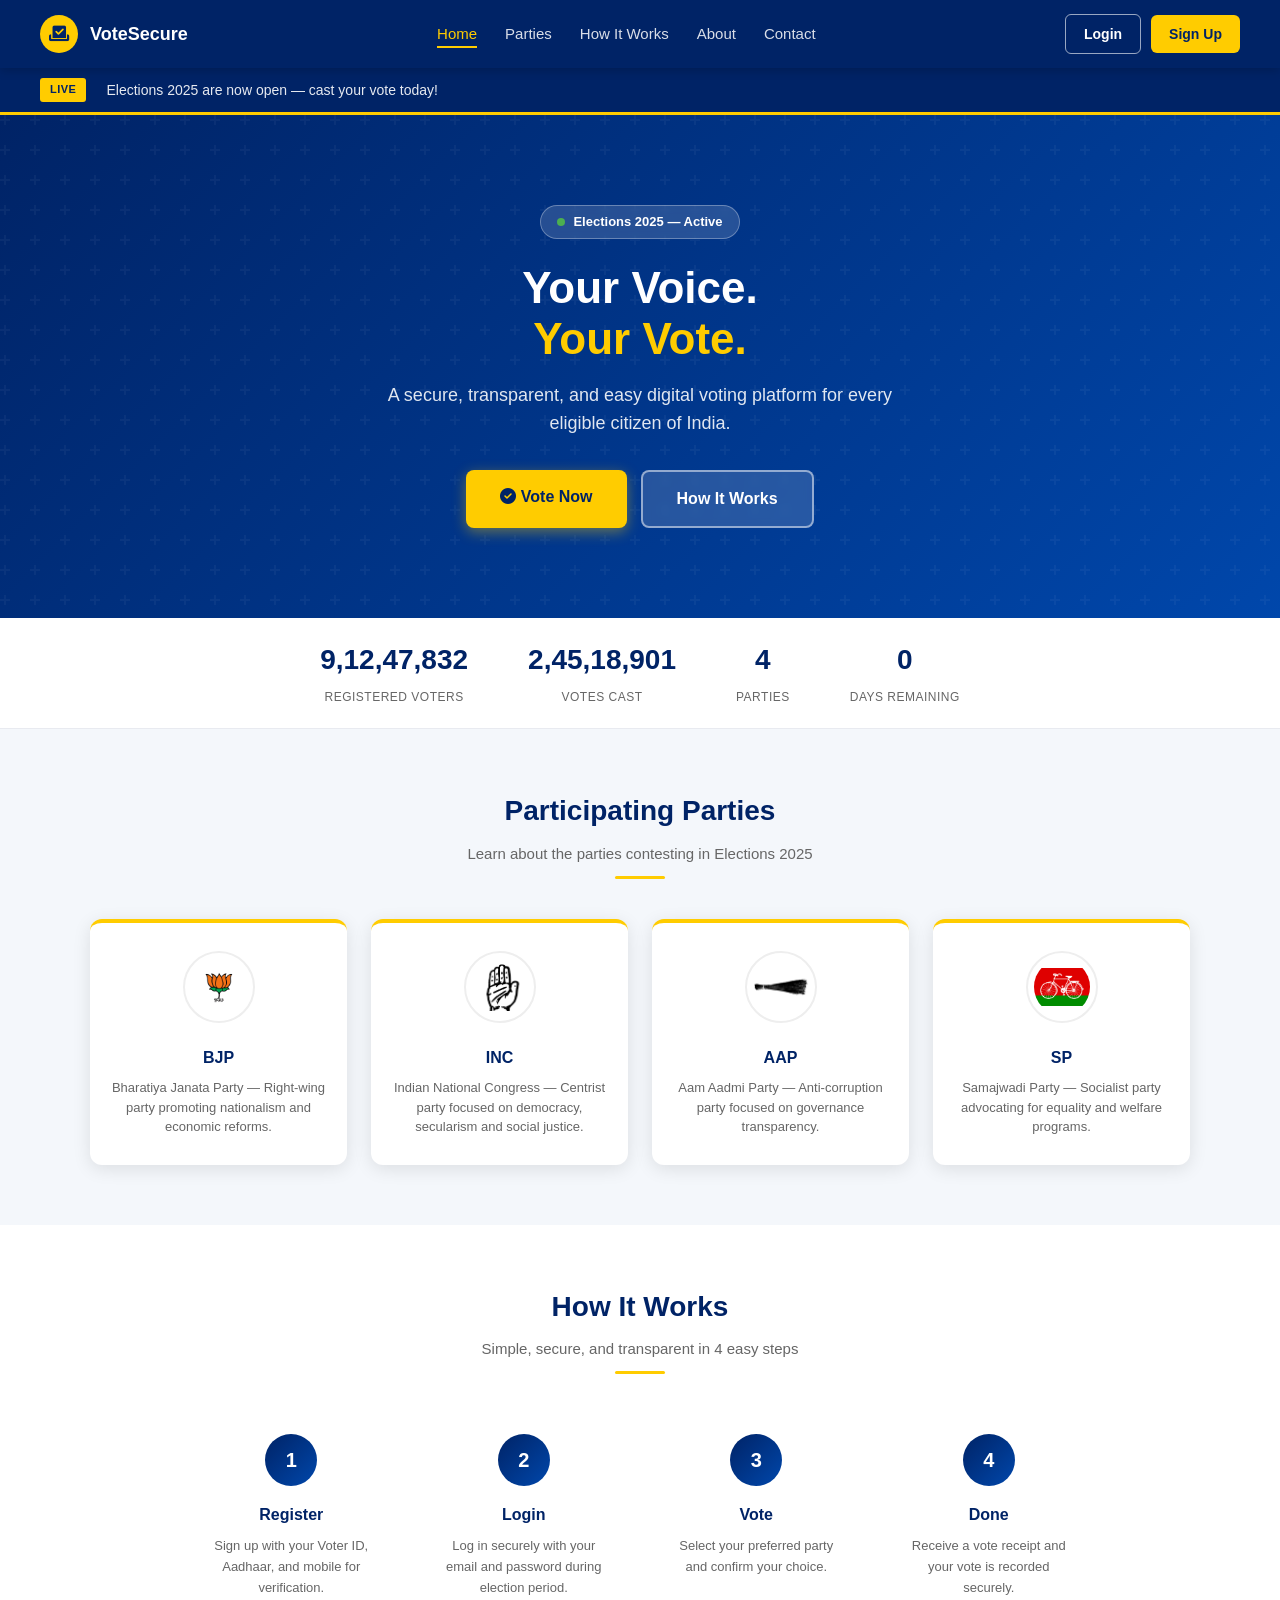
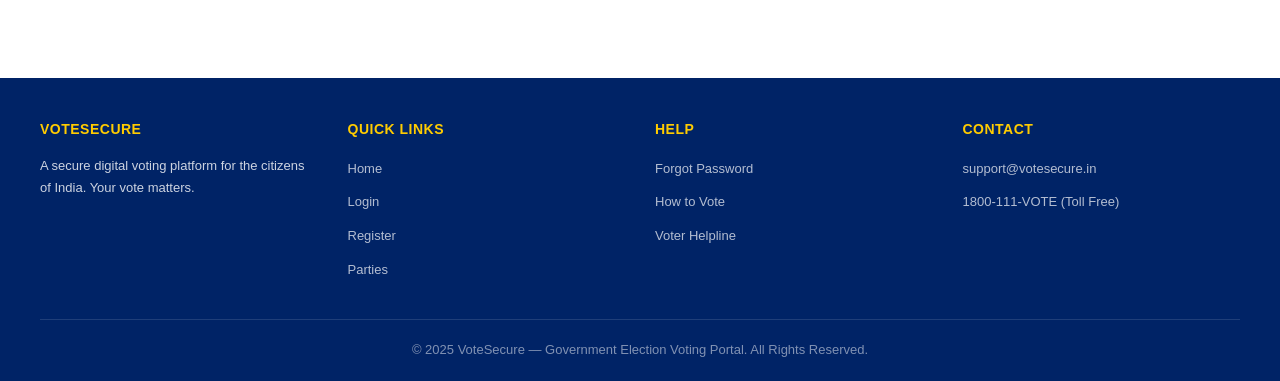
<file: index.html>
<!DOCTYPE html>
<html lang="en">
<head>
    <meta charset="UTF-8">
    <meta name="viewport" content="width=device-width, initial-scale=1.0">
    <title>Election Voting Portal - Home</title>
    <link rel="stylesheet" href="main.css">
    <link rel="stylesheet" href="https://cdnjs.cloudflare.com/ajax/libs/font-awesome/6.4.0/css/all.min.css">
</head>
<body>

<!-- NAVBAR -->
<nav class="navbar">
    <a href="index.html" class="nav-brand">
        <div class="brand-icon"><i class="fas fa-vote-yea"></i></div>
        <span>VoteSecure</span>
    </a>

    <ul class="nav-links" id="navLinks">
        <li><a href="index.html" class="active">Home</a></li>
        <li><a href="#parties">Parties</a></li>
        <li><a href="#how">How It Works</a></li>
        <li><a href="#" id="aboutNavBtn">About</a></li>
        <li><a href="#contact">Contact</a></li>
    </ul>

    <div class="nav-actions" id="navActions">
        <!-- Replaced by user pill if logged in -->
    </div>

    <button class="hamburger" id="hamburger" aria-label="Menu">
        <i class="fas fa-bars"></i>
    </button>
</nav>

<!-- NEWS TICKER -->
<div class="ticker-bar">
    <div class="ticker-inner">
        <span class="ticker-label">Live</span>
        <span class="ticker-content" id="tickerText">Elections 2025 are now open — cast your vote today!</span>
    </div>
</div>

<!-- HERO -->
<section class="hero">
    <div class="hero-content">
        <div class="election-badge">
            <span class="dot"></span>
            Elections 2025 — Active
        </div>
        <h1>Your Voice.<br><span>Your Vote.</span></h1>
        <p>A secure, transparent, and easy digital voting platform for every eligible citizen of India.</p>
        <div class="hero-actions">
            <a href="#" class="btn-hero-primary" id="voteNowBtn">
                <i class="fas fa-check-circle"></i> Vote Now
            </a>
            <a href="#how" class="btn-hero-secondary">How It Works</a>
        </div>
    </div>
</section>

<!-- STATS -->
<div class="stats-bar">
    <div class="stat-item">
        <span class="stat-num" id="statVoters">9,12,47,832</span>
        <span class="stat-label">Registered Voters</span>
    </div>
    <div class="stat-item">
        <span class="stat-num" id="statVotes">2,45,18,901</span>
        <span class="stat-label">Votes Cast</span>
    </div>
    <div class="stat-item">
        <span class="stat-num">4</span>
        <span class="stat-label">Parties</span>
    </div>
    <div class="stat-item">
        <span class="stat-num" id="countdown">--</span>
        <span class="stat-label">Days Remaining</span>
    </div>
</div>

<!-- PARTIES -->
<section class="parties-section" id="parties">
    <div class="section-title">
        <h2>Participating Parties</h2>
        <p>Learn about the parties contesting in Elections 2025</p>
        <div class="underline"></div>
    </div>
    <div class="parties-grid" id="indexPartyGrid">
        <!-- logos injected by logos.js -->
    </div>
</section>

<!-- HOW IT WORKS -->
<section class="how-section" id="how">
    <div class="section-title">
        <h2>How It Works</h2>
        <p>Simple, secure, and transparent in 4 easy steps</p>
        <div class="underline"></div>
    </div>
    <div class="steps-grid">
        <div class="step-item">
            <div class="step-num">1</div>
            <h3>Register</h3>
            <p>Sign up with your Voter ID, Aadhaar, and mobile for verification.</p>
        </div>
        <div class="step-item">
            <div class="step-num">2</div>
            <h3>Login</h3>
            <p>Log in securely with your email and password during election period.</p>
        </div>
        <div class="step-item">
            <div class="step-num">3</div>
            <h3>Vote</h3>
            <p>Select your preferred party and confirm your choice.</p>
        </div>
        <div class="step-item">
            <div class="step-num">4</div>
            <h3>Done</h3>
            <p>Receive a vote receipt and your vote is recorded securely.</p>
        </div>
    </div>
</section>

<!-- FOOTER -->
<footer class="site-footer" id="contact">
    <div class="footer-grid">
        <div class="footer-col">
            <h4>VoteSecure</h4>
            <p>A secure digital voting platform for the citizens of India. Your vote matters.</p>
        </div>
        <div class="footer-col">
            <h4>Quick Links</h4>
            <ul>
                <li><a href="index.html">Home</a></li>
                <li><a href="login.html">Login</a></li>
                <li><a href="signup.html">Register</a></li>
                <li><a href="#parties">Parties</a></li>
            </ul>
        </div>
        <div class="footer-col">
            <h4>Help</h4>
            <ul>
                <li><a href="forgot-password.html">Forgot Password</a></li>
                <li><a href="#how">How to Vote</a></li>
                <li><a href="#">Voter Helpline</a></li>
            </ul>
        </div>
        <div class="footer-col">
            <h4>Contact</h4>
            <ul>
                <li><a href="mailto:support@votesecure.in">support@votesecure.in</a></li>
                <li><a href="#">1800-111-VOTE (Toll Free)</a></li>
            </ul>
        </div>
    </div>
    <div class="footer-bottom">
        &copy; 2025 VoteSecure — Government Election Voting Portal. All Rights Reserved.
    </div>
</footer>

<!-- VOTE NOW MODAL -->
<div class="modal-overlay" id="voteModal">
    <div class="modal-box">
        <button class="modal-close" id="closeVoteModal">&times;</button>
        <h2><i class="fas fa-vote-yea" style="color:var(--accent);margin-right:8px"></i>Voter Authentication</h2>
        <p style="font-size:13px;color:#666;margin-bottom:20px">Please authenticate to proceed to vote.</p>

        <div class="modal-auth-tabs">
            <button class="modal-tab active" data-tab="manual">Voter ID & Password</button>
            <button class="modal-tab" data-tab="biometric">Biometric</button>
        </div>

        <!-- Manual Login Tab -->
        <div id="tabManual">
            <div class="modal-form-group">
                <label for="mVoterId">Voter ID</label>
                <input type="text" id="mVoterId" placeholder="e.g. ABC1234567" autocomplete="off">
            </div>
            <div class="modal-form-group">
                <label for="mPassword">Password</label>
                <input type="password" id="mPassword" placeholder="Enter your password">
            </div>
            <p id="mLoginError" style="color:#c62828;font-size:13px;margin-bottom:12px;display:none"></p>
            <button class="btn-modal" id="mLoginBtn">Authenticate &amp; Vote</button>
        </div>

        <!-- Biometric Tab -->
        <div id="tabBiometric" class="hidden">
            <div class="biometric-card">
                <i class="fas fa-fingerprint"></i>
                <h3>Biometric Authentication</h3>
                <p>Use your device's fingerprint or Face ID to authenticate securely.</p>
                <button class="btn-modal" id="biometricBtn">Start Biometric Auth</button>
            </div>
        </div>

        <p style="text-align:center;font-size:13px;color:#888;margin-top:16px">
            Not registered? <a href="signup.html" class="link">Create an account</a>
        </p>
    </div>
</div>

<!-- ABOUT MODAL -->
<div class="modal-overlay" id="aboutModal">
    <div class="modal-box">
        <button class="modal-close" id="closeAboutModal">&times;</button>
        <h2>About Elections &amp; Voting</h2>
        <p style="color:#666;font-size:14px;margin-bottom:16px">Elections are the cornerstone of democratic governance:</p>
        <ul>
            <li><strong>Representation:</strong> Voters select leaders who represent their interests.</li>
            <li><strong>Accountability:</strong> Regular elections keep leaders answerable to the public.</li>
            <li><strong>Legitimacy:</strong> Free and fair elections give government its authority.</li>
            <li><strong>Choice:</strong> Voters decide between policies, parties, and candidates.</li>
            <li><strong>Participation:</strong> Voting is direct civic engagement in democracy.</li>
        </ul>
        <p style="margin-top:16px;font-size:13px;color:#666">Your vote matters and shapes the future of your community and nation.</p>
    </div>
</div>

<!-- TOAST CONTAINER -->
<div id="toast-container"></div>

<script src="logos.js"></script>
<script>
    // Inject party cards using embedded SVG logos
    const PARTY_CARDS = [
        { key:'BJP',  name:'BJP', full:'Bharatiya Janata Party',   desc:'Right-wing party promoting nationalism and economic reforms.' },
        { key:'INC',  name:'INC', full:'Indian National Congress',  desc:'Centrist party focused on democracy, secularism and social justice.' },
        { key:'AAP',  name:'AAP', full:'Aam Aadmi Party',            desc:'Anti-corruption party focused on governance transparency.' },
        { key:'SP',   name:'SP',  full:'Samajwadi Party',             desc:'Socialist party advocating for equality and welfare programs.' }
    ];
    document.getElementById('indexPartyGrid').innerHTML = PARTY_CARDS.map(p => `
        <div class="party-card">
            <img src="${PARTY_LOGOS[p.key]}" alt="${p.name} Logo">
            <h3>${p.name}</h3>
            <p>${p.full} — ${p.desc}</p>
        </div>
    `).join('');

    function getUser() {
        try { return JSON.parse(localStorage.getItem('evs_session')); } catch { return null; }
    }

    function updateNavForUser() {
        const user = getUser();
        const actions = document.getElementById('navActions');
        if (user) {
            actions.innerHTML = `
                <div class="user-pill"><i class="fas fa-user"></i> ${user.name.split(' ')[0]}</div>
                <button class="btn-nav-outline" onclick="logout()">Logout</button>
            `;
        } else {
            actions.innerHTML = `
                <a href="login.html" class="btn-nav-outline">Login</a>
                <a href="signup.html" class="btn-nav-accent">Sign Up</a>
            `;
        }
    }

    function logout() {
        localStorage.removeItem('evs_session');
        showToast('You have been logged out.', 'info');
        setTimeout(() => location.reload(), 900);
    }

    // ---- Toast ----
    function showToast(msg, type = 'info') {
        const c = document.getElementById('toast-container');
        const t = document.createElement('div');
        t.className = `toast ${type}`;
        t.textContent = msg;
        c.appendChild(t);
        setTimeout(() => t.remove(), 3500);
    }

    // ---- Hamburger ----
    document.getElementById('hamburger').addEventListener('click', () => {
        document.getElementById('navLinks').classList.toggle('open');
    });

    // ---- Ticker ----
    const tickers = [
        'Elections 2025 are now open — cast your vote today!',
        'Voting closes on June 10, 2026. Exercise your right!',
        'Secure, transparent and tamper-proof digital voting.',
        'Over 2.4 crore votes cast so far. Keep going, India!',
        'Every vote counts. Make yours matter.'
    ];
    let ti = 0;
    const tickerEl = document.getElementById('tickerText');
    setInterval(() => {
        ti = (ti + 1) % tickers.length;
        tickerEl.style.opacity = 0;
        setTimeout(() => { tickerEl.textContent = tickers[ti]; tickerEl.style.opacity = 1; }, 400);
    }, 4000);

    // ---- Countdown ----
    const elEnd = new Date('2026-06-10');
    const today = new Date();
    const days = Math.max(0, Math.ceil((elEnd - today) / (1000 * 60 * 60 * 24)));
    document.getElementById('countdown').textContent = days;

    // ---- About modal ----
    document.getElementById('aboutNavBtn').addEventListener('click', (e) => {
        e.preventDefault();
        document.getElementById('aboutModal').classList.add('open');
    });
    document.getElementById('closeAboutModal').addEventListener('click', () => {
        document.getElementById('aboutModal').classList.remove('open');
    });
    document.getElementById('aboutModal').addEventListener('click', function(e) {
        if (e.target === this) this.classList.remove('open');
    });

    // ---- Vote Now modal ----
    document.getElementById('voteNowBtn').addEventListener('click', (e) => {
        e.preventDefault();
        const user = getUser();
        if (user) {
            if (user.hasVoted) {
                showToast('You have already cast your vote.', 'info');
            } else {
                window.location.href = 'vote.html';
            }
        } else {
            document.getElementById('voteModal').classList.add('open');
        }
    });

    document.getElementById('closeVoteModal').addEventListener('click', () => {
        document.getElementById('voteModal').classList.remove('open');
    });
    document.getElementById('voteModal').addEventListener('click', function(e) {
        if (e.target === this) this.classList.remove('open');
    });

    // ---- Auth tabs ----
    document.querySelectorAll('.modal-tab').forEach(tab => {
        tab.addEventListener('click', () => {
            document.querySelectorAll('.modal-tab').forEach(t => t.classList.remove('active'));
            tab.classList.add('active');
            const which = tab.dataset.tab;
            document.getElementById('tabManual').classList.toggle('hidden', which !== 'manual');
            document.getElementById('tabBiometric').classList.toggle('hidden', which !== 'biometric');
        });
    });

    // ---- Manual login from modal ----
    document.getElementById('mLoginBtn').addEventListener('click', () => {
        const voterId = document.getElementById('mVoterId').value.trim();
        const pass    = document.getElementById('mPassword').value;
        const err     = document.getElementById('mLoginError');

        if (!voterId || !pass) {
            err.textContent = 'Please fill in all fields.';
            err.style.display = 'block';
            return;
        }

        const users = JSON.parse(localStorage.getItem('evs_users') || '[]');
        const found = users.find(u => u.voterId.toUpperCase() === voterId.toUpperCase() && u.password === pass);

        if (found) {
            localStorage.setItem('evs_session', JSON.stringify(found));
            showToast('Login successful! Redirecting to vote...', 'success');
            setTimeout(() => window.location.href = 'vote.html', 1000);
        } else {
            err.textContent = 'Invalid Voter ID or Password. Please try again.';
            err.style.display = 'block';
        }
    });

    // ---- Biometric ----
    document.getElementById('biometricBtn').addEventListener('click', () => {
        if (window.PublicKeyCredential) {
            showToast('Biometric authentication initiated...', 'info');
            setTimeout(() => {
                showToast('Biometric not configured. Please use Voter ID login.', 'error');
            }, 2000);
        } else {
            showToast('Biometric authentication is not supported on this device.', 'error');
        }
    });

    // ---- Init ----
    updateNavForUser();
</script>

</body>
</html>
</file>
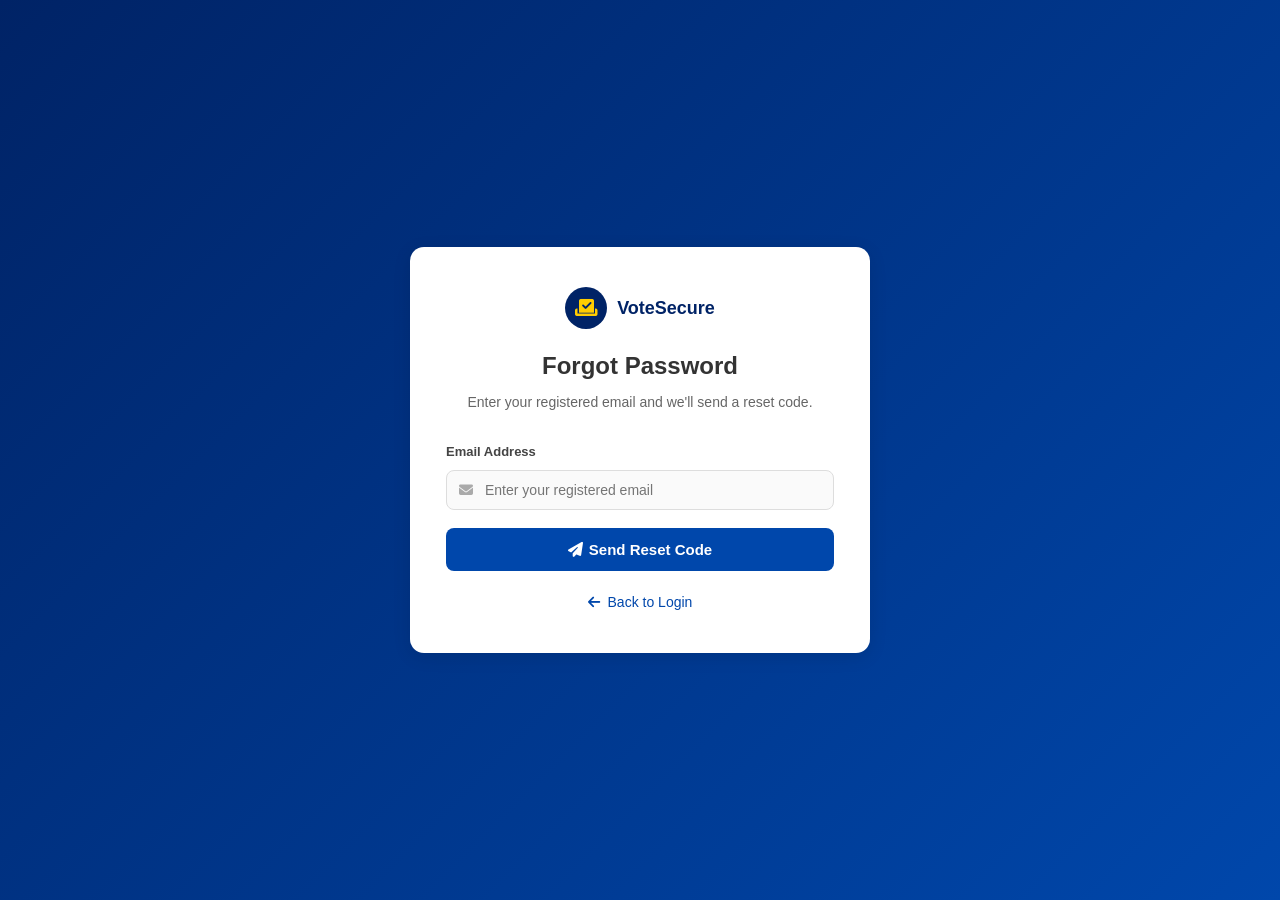
<file: forgot-password.html>
<!DOCTYPE html>
<html lang="en">
<head>
    <meta charset="UTF-8">
    <meta name="viewport" content="width=device-width, initial-scale=1.0">
    <title>Forgot Password — VoteSecure</title>
    <link rel="stylesheet" href="styles.css">
    <link rel="stylesheet" href="https://cdnjs.cloudflare.com/ajax/libs/font-awesome/6.4.0/css/all.min.css">
</head>
<body>
<div class="auth-wrapper">
    <div class="auth-card">

        <!-- STEP 1: Enter Email -->
        <div id="step1">
            <div class="auth-header">
                <div class="brand">
                    <div class="brand-icon"><i class="fas fa-vote-yea"></i></div>
                    <span class="brand-name">VoteSecure</span>
                </div>
                <h1>Forgot Password</h1>
                <p>Enter your registered email and we'll send a reset code.</p>
            </div>

            <form id="forgotForm" novalidate>
                <div class="form-group">
                    <label for="resetEmail">Email Address</label>
                    <div class="input-wrap">
                        <i class="fas fa-envelope i-icon"></i>
                        <input type="email" id="resetEmail" placeholder="Enter your registered email">
                    </div>
                    <small class="err" id="resetEmailErr"></small>
                </div>
                <button type="submit" class="btn-primary">
                    <i class="fas fa-paper-plane" style="margin-right:6px"></i>Send Reset Code
                </button>
            </form>

            <div class="auth-footer" style="margin-top:20px">
                <a href="login.html" class="link">
                    <i class="fas fa-arrow-left" style="margin-right:4px"></i> Back to Login
                </a>
            </div>
        </div>

        <!-- STEP 2: Enter Code + New Password -->
        <div id="step2" class="hidden">
            <div class="auth-header">
                <h1>Reset Password</h1>
                <p>Enter the code sent to <strong id="sentToEmail"></strong> and set a new password.</p>
            </div>

            <form id="resetForm" novalidate>
                <div class="form-group">
                    <label for="resetCode">Reset Code</label>
                    <div class="input-wrap">
                        <i class="fas fa-key i-icon"></i>
                        <input type="text" id="resetCode" placeholder="6-digit code" maxlength="6">
                    </div>
                    <small class="err" id="resetCodeErr"></small>
                </div>

                <div class="form-group">
                    <label for="newPassword">New Password</label>
                    <div class="input-wrap">
                        <i class="fas fa-lock i-icon"></i>
                        <input type="password" id="newPassword" placeholder="Create new password">
                        <i class="fas fa-eye-slash toggle-eye" id="toggleNewPwd"></i>
                    </div>
                    <small class="hint">Min. 8 chars with uppercase, number and special character.</small>
                    <small class="err" id="newPasswordErr"></small>
                </div>

                <div class="form-group">
                    <label for="confirmNewPassword">Confirm New Password</label>
                    <div class="input-wrap">
                        <i class="fas fa-lock i-icon"></i>
                        <input type="password" id="confirmNewPassword" placeholder="Re-enter new password">
                        <i class="fas fa-eye-slash toggle-eye" id="toggleConfirmNewPwd"></i>
                    </div>
                    <small class="err" id="confirmNewPasswordErr"></small>
                </div>

                <button type="submit" class="btn-primary">
                    <i class="fas fa-check-circle" style="margin-right:6px"></i>Reset Password
                </button>
            </form>

            <div class="auth-footer" style="margin-top:16px">
                <button class="btn-text" id="tryAgainBtn">
                    <i class="fas fa-redo" style="margin-right:4px"></i>Use a different email
                </button>
            </div>
        </div>

        <!-- STEP 3: Success -->
        <div id="step3" class="hidden" style="text-align:center;padding:20px 0">
            <div style="width:70px;height:70px;background:linear-gradient(135deg,#43a047,#2e7d32);border-radius:50%;display:flex;align-items:center;justify-content:center;margin:0 auto 20px;box-shadow:0 6px 20px rgba(46,125,50,.3)">
                <i class="fas fa-check" style="font-size:32px;color:#fff"></i>
            </div>
            <h2 style="font-size:22px;font-weight:700;color:#2e7d32;margin-bottom:10px">Password Reset!</h2>
            <p style="color:#666;font-size:14px;margin-bottom:24px">Your password has been updated successfully.</p>
            <a href="login.html" class="btn-primary" style="display:inline-block;width:auto;padding:12px 30px;text-decoration:none">
                <i class="fas fa-sign-in-alt" style="margin-right:6px"></i>Login Now
            </a>
        </div>

    </div>
</div>

<div id="toast-container"></div>
<script src="forgot-script.js"></script>
</body>
</html>
</file>
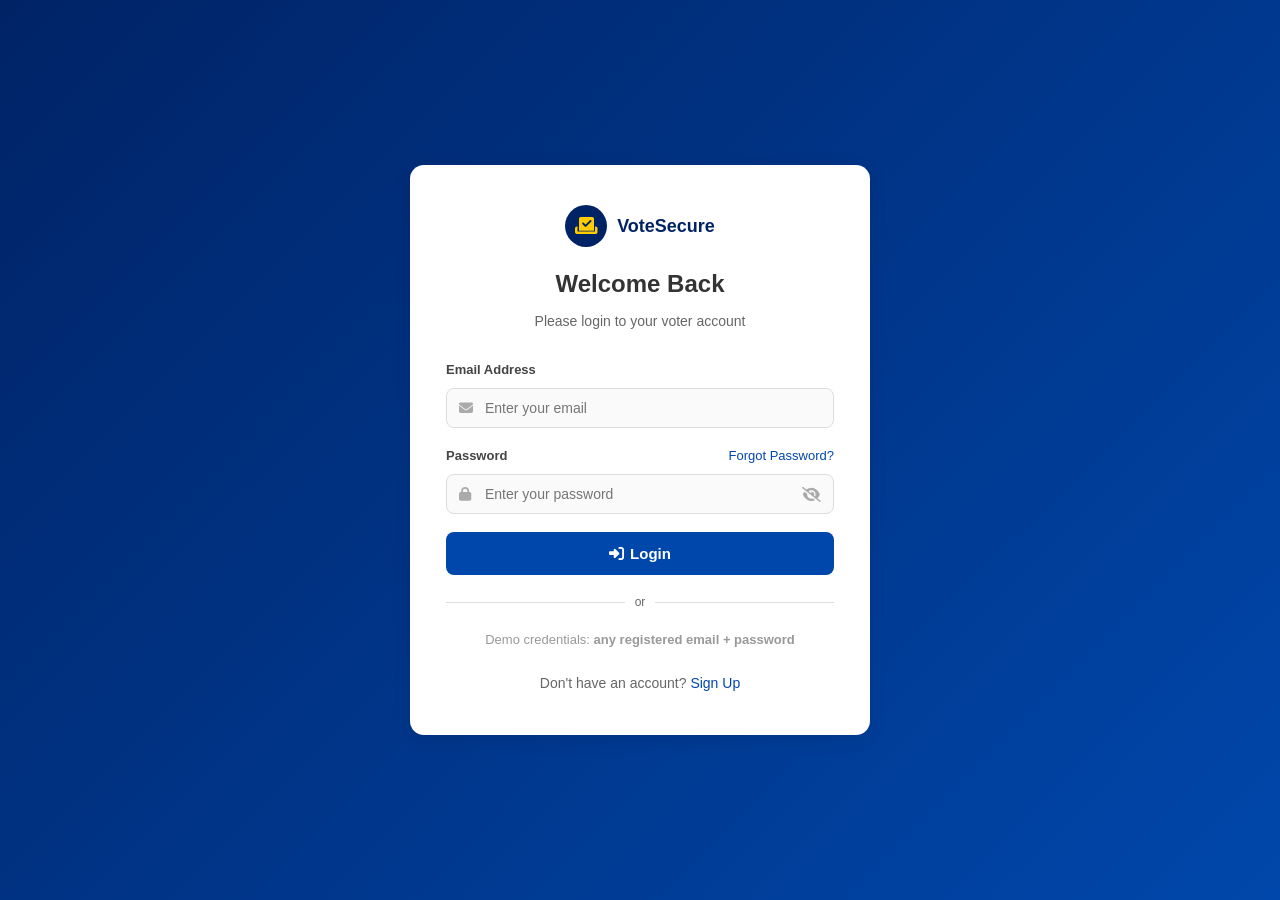
<file: login.html>
<!DOCTYPE html>
<html lang="en">
<head>
    <meta charset="UTF-8">
    <meta name="viewport" content="width=device-width, initial-scale=1.0">
    <title>Login — VoteSecure</title>
    <link rel="stylesheet" href="styles.css">
    <link rel="stylesheet" href="https://cdnjs.cloudflare.com/ajax/libs/font-awesome/6.4.0/css/all.min.css">
</head>
<body>
<div class="auth-wrapper">
    <div class="auth-card">

        <div class="auth-header">
            <div class="brand">
                <div class="brand-icon"><i class="fas fa-vote-yea"></i></div>
                <span class="brand-name">VoteSecure</span>
            </div>
            <h1>Welcome Back</h1>
            <p>Please login to your voter account</p>
        </div>

        <form id="loginForm" novalidate>
            <!-- Email -->
            <div class="form-group">
                <label for="email">Email Address</label>
                <div class="input-wrap">
                    <i class="fas fa-envelope i-icon"></i>
                    <input type="email" id="email" placeholder="Enter your email" autocomplete="email">
                </div>
                <small class="err" id="emailErr"></small>
            </div>

            <!-- Password -->
            <div class="form-group">
                <div class="row-label">
                    <label for="password">Password</label>
                    <a href="forgot-password.html" class="forgot-link">Forgot Password?</a>
                </div>
                <div class="input-wrap">
                    <i class="fas fa-lock i-icon"></i>
                    <input type="password" id="password" placeholder="Enter your password" autocomplete="current-password">
                    <i class="fas fa-eye-slash toggle-eye" id="togglePwd"></i>
                </div>
                <small class="err" id="passwordErr"></small>
            </div>

            <button type="submit" class="btn-primary">
                <i class="fas fa-sign-in-alt" style="margin-right:6px"></i>Login
            </button>
        </form>

        <div class="divider">or</div>

        <p style="text-align:center;font-size:13px;color:#999;margin-bottom:4px">
            Demo credentials: <strong>any registered email + password</strong>
        </p>

        <div class="auth-footer">
            Don't have an account? <a href="signup.html" class="link">Sign Up</a>
        </div>
    </div>
</div>

<div id="toast-container"></div>

<script src="script.js"></script>
</body>
</html>
</file>
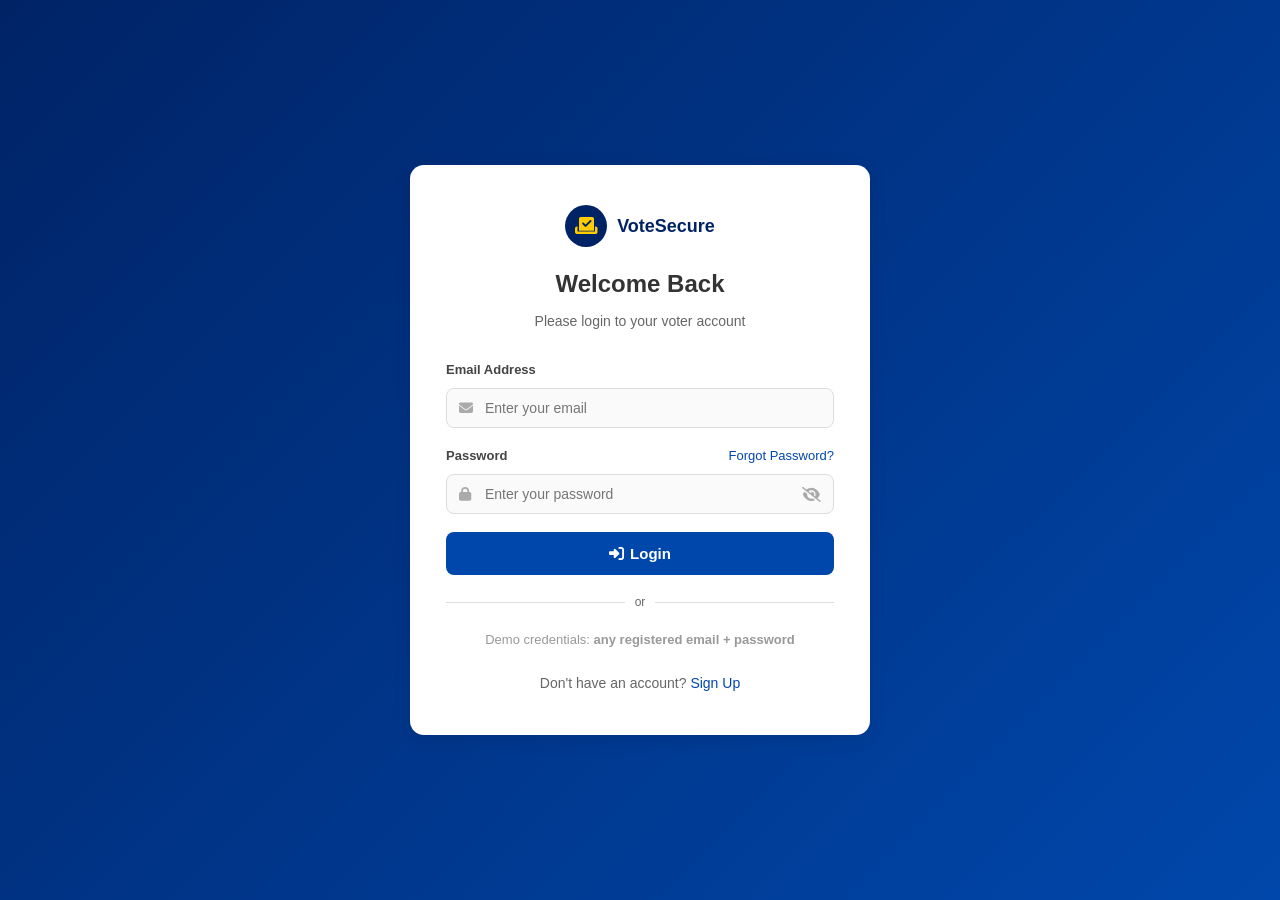
<file: main.html>
<!DOCTYPE html>
<html lang="en">
<head>
    <meta charset="UTF-8">
    <meta name="viewport" content="width=device-width, initial-scale=1.0">
    <title>Dashboard — VoteSecure</title>
    <link rel="stylesheet" href="main.css">
    <link rel="stylesheet" href="https://cdnjs.cloudflare.com/ajax/libs/font-awesome/6.4.0/css/all.min.css">
    <link href="https://fonts.googleapis.com/css2?family=Poppins:wght@300;400;600;700&display=swap" rel="stylesheet">
</head>
<body>

<!-- NAVBAR -->
<nav class="navbar">
    <a href="index.html" class="nav-brand">
        <div class="brand-icon"><i class="fas fa-vote-yea"></i></div>
        <span>VoteSecure</span>
    </a>

    <ul class="nav-links" id="navLinks">
        <li><a href="main.html" class="active">Home</a></li>
        <li><a href="#parties">Parties</a></li>
        <li><a href="#how">How It Works</a></li>
        <li><a href="#" id="aboutNavBtn">About</a></li>
        <li><a href="#contact">Contact</a></li>
    </ul>

    <div class="nav-actions" id="navActions">
        <!-- filled by JS -->
    </div>

    <button class="hamburger" id="hamburger" aria-label="Menu">
        <i class="fas fa-bars"></i>
    </button>
</nav>

<!-- TICKER -->
<div class="ticker-bar">
    <div class="ticker-inner">
        <span class="ticker-label">Live</span>
        <span class="ticker-content" id="tickerText">Elections 2025 — Cast your vote before June 10!</span>
    </div>
</div>

<!-- HERO -->
<section class="hero">
    <div class="hero-content">
        <div class="election-badge">
            <span class="dot"></span>
            Elections 2025 — Active
        </div>
        <h1 id="heroGreeting">Welcome to <span>VoteSecure</span></h1>
        <p id="heroSub">Secure, transparent, and easy voting for every eligible citizen.</p>
        <div class="hero-actions" id="heroActions">
            <!-- filled by JS -->
        </div>
    </div>
</section>

<!-- STATS -->
<div class="stats-bar">
    <div class="stat-item">
        <span class="stat-num">9,12,47,832</span>
        <span class="stat-label">Registered Voters</span>
    </div>
    <div class="stat-item">
        <span class="stat-num" id="statVotes">2,45,18,901</span>
        <span class="stat-label">Votes Cast</span>
    </div>
    <div class="stat-item">
        <span class="stat-num">4</span>
        <span class="stat-label">Parties</span>
    </div>
    <div class="stat-item">
        <span class="stat-num" id="countdown">--</span>
        <span class="stat-label">Days Remaining</span>
    </div>
</div>

<!-- PARTIES -->
<section class="parties-section" id="parties">
    <div class="section-title">
        <h2>Participating Parties</h2>
        <p>Learn about the parties contesting in Elections 2025</p>
        <div class="underline"></div>
    </div>
    <div class="parties-grid" id="mainPartyGrid">
        <!-- logos injected by logos.js -->
    </div>
</section>

<!-- HOW IT WORKS -->
<section class="how-section" id="how">
    <div class="section-title">
        <h2>How It Works</h2>
        <p>Simple, secure, and transparent in 4 easy steps</p>
        <div class="underline"></div>
    </div>
    <div class="steps-grid">
        <div class="step-item">
            <div class="step-num">1</div>
            <h3>Register</h3>
            <p>Sign up with your Voter ID, Aadhaar, and mobile for OTP verification.</p>
        </div>
        <div class="step-item">
            <div class="step-num">2</div>
            <h3>Login</h3>
            <p>Log in securely with your email and password during election period.</p>
        </div>
        <div class="step-item">
            <div class="step-num">3</div>
            <h3>Vote</h3>
            <p>Select your preferred party, review your choice and confirm.</p>
        </div>
        <div class="step-item">
            <div class="step-num">4</div>
            <h3>Done</h3>
            <p>Receive a secure vote receipt. Your vote is recorded permanently.</p>
        </div>
    </div>
</section>

<!-- FOOTER -->
<footer class="site-footer" id="contact">
    <div class="footer-grid">
        <div class="footer-col">
            <h4>VoteSecure</h4>
            <p>A secure digital voting platform for the citizens of India. Your vote matters.</p>
        </div>
        <div class="footer-col">
            <h4>Quick Links</h4>
            <ul>
                <li><a href="index.html">Home</a></li>
                <li><a href="login.html">Login</a></li>
                <li><a href="signup.html">Register</a></li>
                <li><a href="vote.html">Vote</a></li>
            </ul>
        </div>
        <div class="footer-col">
            <h4>Help</h4>
            <ul>
                <li><a href="forgot-password.html">Forgot Password</a></li>
                <li><a href="#how">How to Vote</a></li>
                <li><a href="#">Voter Helpline</a></li>
            </ul>
        </div>
        <div class="footer-col">
            <h4>Contact</h4>
            <ul>
                <li><a href="mailto:support@votesecure.in">support@votesecure.in</a></li>
                <li><a href="#">1800-111-VOTE (Toll Free)</a></li>
            </ul>
        </div>
    </div>
    <div class="footer-bottom">
        &copy; 2025 VoteSecure — Government Election Voting Portal. All Rights Reserved.
    </div>
</footer>

<!-- ABOUT MODAL -->
<div class="modal-overlay" id="aboutModal">
    <div class="modal-box">
        <button class="modal-close" id="closeAboutModal">&times;</button>
        <h2>About Elections &amp; Voting</h2>
        <p style="color:#666;font-size:14px;margin-bottom:16px">Elections are the cornerstone of democratic governance:</p>
        <ul>
            <li><strong>Representation:</strong> Voters select leaders who represent their interests.</li>
            <li><strong>Accountability:</strong> Regular elections keep leaders answerable to the public.</li>
            <li><strong>Legitimacy:</strong> Free and fair elections give government its authority.</li>
            <li><strong>Choice:</strong> Voters decide between different policies, parties, and candidates.</li>
            <li><strong>Participation:</strong> Voting is direct civic engagement in democracy.</li>
        </ul>
        <p style="margin-top:16px;font-size:13px;color:#666">Your vote matters and shapes the future of your community and nation.</p>
    </div>
</div>

<!-- TOAST -->
<div id="toast-container"></div>

<script src="logos.js"></script>
<script src="main.js"></script>
</body>
</html>
</file>
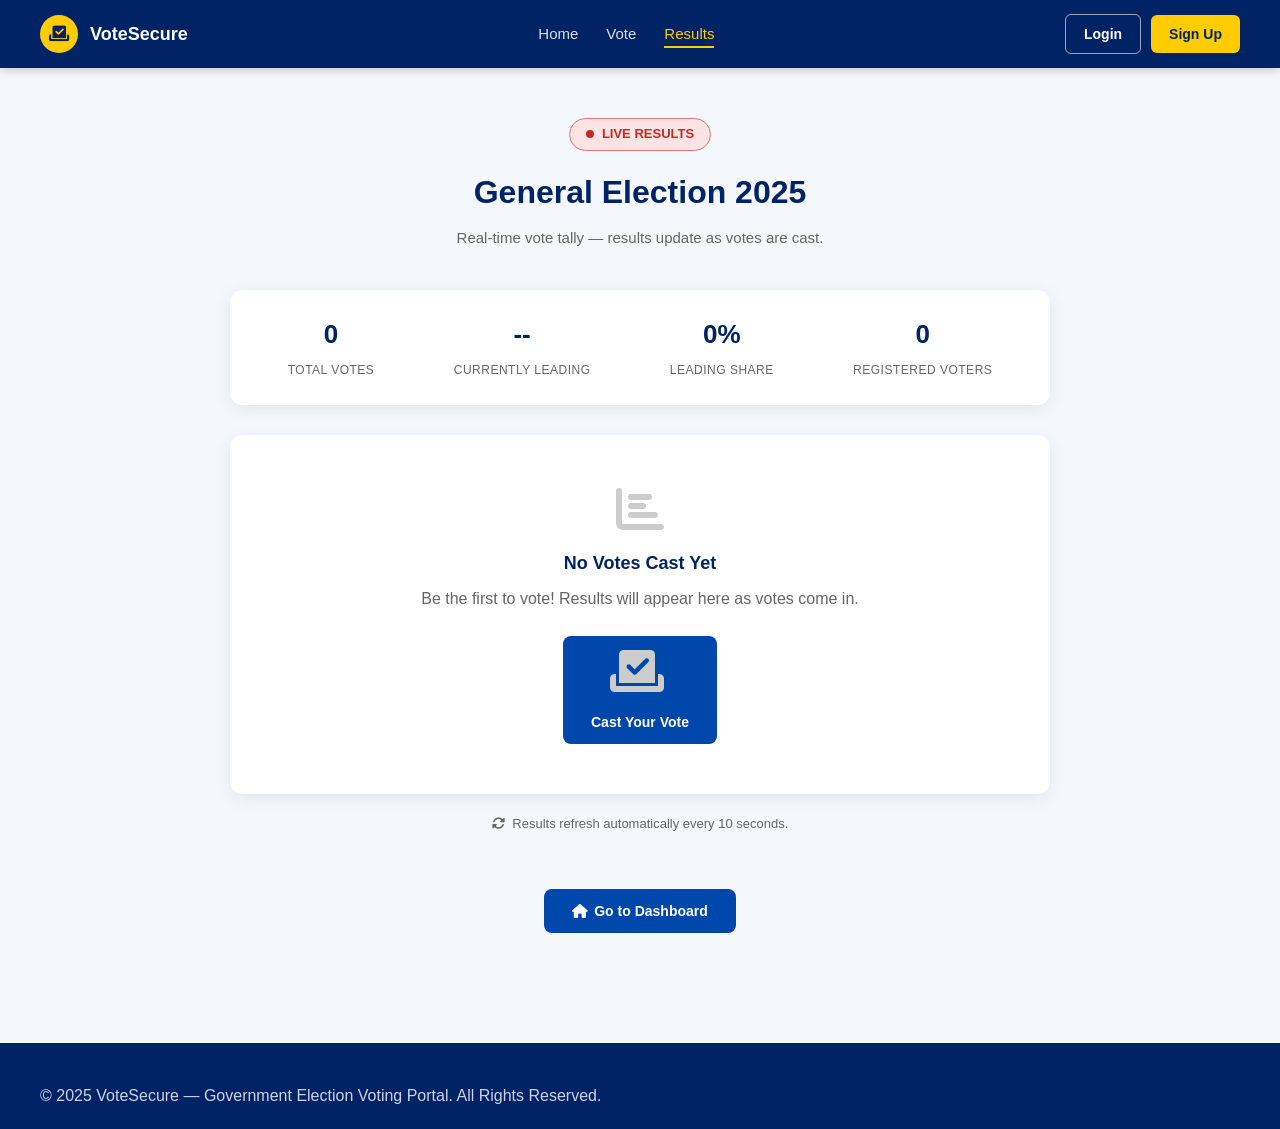
<file: results.html>
<!DOCTYPE html>
<html lang="en">
<head>
    <meta charset="UTF-8">
    <meta name="viewport" content="width=device-width, initial-scale=1.0">
    <title>Live Results — VoteSecure</title>
    <link rel="stylesheet" href="main.css">
    <link rel="stylesheet" href="https://cdnjs.cloudflare.com/ajax/libs/font-awesome/6.4.0/css/all.min.css">
    <style>
        .results-page {
            max-width: 860px;
            margin: 50px auto;
            padding: 0 20px 60px;
        }

        .results-header {
            text-align: center;
            margin-bottom: 40px;
        }

        .results-header h1 {
            font-size: 32px;
            font-weight: 800;
            color: var(--primary);
            margin-bottom: 8px;
        }

        .results-header p { color: var(--muted); font-size: 15px; }

        .results-header .live-badge {
            display: inline-flex;
            align-items: center;
            gap: 8px;
            background: #fce4e4;
            border: 1px solid #e57373;
            color: #c62828;
            border-radius: 20px;
            padding: 5px 16px;
            font-size: 13px;
            font-weight: 700;
            margin-bottom: 16px;
        }

        .results-header .live-badge .dot {
            width: 8px; height: 8px;
            border-radius: 50%;
            background: #c62828;
            animation: pulse 1.2s infinite;
        }

        @keyframes pulse {
            0%,100% { opacity:1; transform:scale(1); }
            50%      { opacity:0.4; transform:scale(1.5); }
        }

        /* Result cards */
        .result-card {
            background: #fff;
            border-radius: 12px;
            box-shadow: 0 4px 18px rgba(0,0,0,.08);
            padding: 22px 28px;
            margin-bottom: 20px;
            display: flex;
            align-items: center;
            gap: 20px;
            position: relative;
            overflow: hidden;
            transition: transform 0.2s;
        }

        .result-card:hover { transform: translateY(-2px); }

        .result-card.leading {
            border-left: 5px solid #2e7d32;
        }

        .result-card.tied {
            border-left: 5px solid #f57f17;
        }

        .result-card .rank {
            width: 42px;
            height: 42px;
            border-radius: 50%;
            background: #f0f4fb;
            display: flex;
            align-items: center;
            justify-content: center;
            font-size: 18px;
            font-weight: 800;
            color: var(--primary);
            flex-shrink: 0;
        }

        .result-card.leading .rank {
            background: #e8f5e9;
            color: #2e7d32;
        }

        .result-card.tied .rank {
            background: #fff8e1;
            color: #f57f17;
        }

        .result-card img {
            width: 52px;
            height: 52px;
            object-fit: contain;
            border-radius: 50%;
            border: 2px solid #eee;
            padding: 5px;
            background: #fff;
            flex-shrink: 0;
        }

        .result-info { flex: 1; min-width: 0; }

        .result-info .party-name {
            font-size: 17px;
            font-weight: 700;
            color: var(--primary);
        }

        .result-info .party-full {
            font-size: 13px;
            color: var(--muted);
        }

        .result-bar-wrap { flex: 2; }

        .result-bar-track {
            background: #f0f0f0;
            border-radius: 6px;
            height: 16px;
            overflow: hidden;
            margin-bottom: 4px;
        }

        .result-bar-fill {
            height: 100%;
            border-radius: 6px;
            background: linear-gradient(90deg, var(--blue-mid), var(--primary));
            transition: width 1s ease;
        }

        .result-card.leading .result-bar-fill {
            background: linear-gradient(90deg, #43a047, #2e7d32);
        }

        .result-card.tied .result-bar-fill {
            background: linear-gradient(90deg, #ffb300, #f57f17);
        }

        .result-meta {
            display: flex;
            justify-content: space-between;
            font-size: 12px;
        }

        .result-meta .votes-count { font-weight: 700; color: var(--text); }
        .result-meta .percent     { color: var(--muted); font-weight: 600; }

        .leading-badge {
            position: absolute;
            top: 14px;
            right: 14px;
            background: #e8f5e9;
            color: #2e7d32;
            font-size: 11px;
            font-weight: 700;
            padding: 3px 10px;
            border-radius: 12px;
            text-transform: uppercase;
            letter-spacing: 0.3px;
        }

        /* Summary box */
        .summary-box {
            background: #fff;
            border-radius: 12px;
            box-shadow: 0 4px 18px rgba(0,0,0,.08);
            padding: 24px 28px;
            margin-bottom: 30px;
            display: flex;
            justify-content: space-around;
            flex-wrap: wrap;
            gap: 20px;
        }

        .summary-box .s-item { text-align: center; }
        .summary-box .s-num  { font-size: 26px; font-weight: 800; color: var(--primary); display: block; }
        .summary-box .s-lbl  { font-size: 12px; color: var(--muted); text-transform: uppercase; letter-spacing: 0.5px; }

        .no-votes {
            background: #fff;
            border-radius: 12px;
            text-align: center;
            padding: 50px 20px;
            color: var(--muted);
            box-shadow: 0 4px 18px rgba(0,0,0,.08);
        }

        .no-votes i { font-size: 48px; margin-bottom: 16px; color: #ccc; display: block; }
        .no-votes h3 { font-size: 18px; color: var(--primary); margin-bottom: 8px; }

        .btn-home {
            display: inline-block;
            margin-top: 24px;
            padding: 11px 28px;
            background: var(--blue-mid);
            color: #fff;
            border: none;
            border-radius: 8px;
            font-size: 14px;
            font-weight: 700;
            cursor: pointer;
            text-decoration: none;
            transition: background 0.2s;
        }
        .btn-home:hover { background: var(--primary); }

        .refresh-note {
            text-align: center;
            font-size: 13px;
            color: var(--muted);
            margin-top: 20px;
        }

        @media (max-width: 600px) {
            .result-card { flex-wrap: wrap; }
            .result-bar-wrap { flex: 100%; }
        }
    </style>
</head>
<body>

<!-- NAVBAR -->
<nav class="navbar">
    <a href="main.html" class="nav-brand">
        <div class="brand-icon"><i class="fas fa-vote-yea"></i></div>
        <span>VoteSecure</span>
    </a>

    <ul class="nav-links">
        <li><a href="main.html">Home</a></li>
        <li><a href="vote.html">Vote</a></li>
        <li><a href="results.html" class="active">Results</a></li>
    </ul>

    <div class="nav-actions" id="navActions">
        <!-- filled by JS -->
    </div>
</nav>

<!-- RESULTS PAGE -->
<main class="results-page">

    <div class="results-header">
        <div class="live-badge"><span class="dot"></span> LIVE RESULTS</div>
        <h1>General Election 2025</h1>
        <p>Real-time vote tally — results update as votes are cast.</p>
    </div>

    <div class="summary-box" id="summaryBox">
        <div class="s-item">
            <span class="s-num" id="totalVotes">0</span>
            <span class="s-lbl">Total Votes</span>
        </div>
        <div class="s-item">
            <span class="s-num" id="leadingParty">--</span>
            <span class="s-lbl">Currently Leading</span>
        </div>
        <div class="s-item">
            <span class="s-num" id="leadingPct">0%</span>
            <span class="s-lbl">Leading Share</span>
        </div>
        <div class="s-item">
            <span class="s-num" id="validVotes">0</span>
            <span class="s-lbl">Registered Voters</span>
        </div>
    </div>

    <div id="resultsContainer">
        <!-- filled by JS -->
    </div>

    <div class="refresh-note">
        <i class="fas fa-sync-alt" style="margin-right:4px"></i>
        Results refresh automatically every 10 seconds.
    </div>

    <div style="text-align:center;margin-top:30px">
        <a href="main.html" class="btn-home">
            <i class="fas fa-home" style="margin-right:6px"></i>Go to Dashboard
        </a>
    </div>

</main>

<footer class="site-footer">
    &copy; 2025 VoteSecure — Government Election Voting Portal. All Rights Reserved.
</footer>

<div id="toast-container"></div>

<script src="logos.js"></script>
<script>
    // ===== AUTH =====
    function getUser() {
        try { return JSON.parse(localStorage.getItem('evs_session')); } catch { return null; }
    }

    function logout() {
        localStorage.removeItem('evs_session');
        window.location.href = 'index.html';
    }

    const user = getUser();

    const navActions = document.getElementById('navActions');
    if (navActions) {
        if (user) {
            navActions.innerHTML = `
                <div class="user-pill"><i class="fas fa-user"></i> ${user.name.split(' ')[0]}</div>
                <button class="btn-nav-outline" onclick="logout()">Logout</button>
            `;
        } else {
            navActions.innerHTML = `
                <a href="login.html" class="btn-nav-outline">Login</a>
                <a href="signup.html" class="btn-nav-accent">Sign Up</a>
            `;
        }
    }

    // ===== PARTY DATA =====
    const parties = [
        { key: 'BJP',      name: 'BJP',  full: 'Bharatiya Janata Party'   },
        { key: 'Congress', name: 'INC',  full: 'Indian National Congress'  },
        { key: 'AAP',      name: 'AAP',  full: 'Aam Aadmi Party'           },
        { key: 'SP',       name: 'SP',   full: 'Samajwadi Party'            },
        { key: 'NOTA',     name: 'NOTA', full: 'None of the Above'          }
    ];

    function getLogo(key) {
        return (typeof PARTY_LOGOS !== 'undefined' && PARTY_LOGOS[key]) ? PARTY_LOGOS[key] : '';
    }

    function renderResults() {
        const tally = JSON.parse(localStorage.getItem('evs_votes') || '{}');
        const users = JSON.parse(localStorage.getItem('evs_users') || '[]');

        // Build ranked list with actual vote counts
        const ranked = parties
            .map(p => ({ ...p, votes: tally[p.key] || 0 }))
            .sort((a, b) => {
                // Primary: descending vote count
                if (b.votes !== a.votes) return b.votes - a.votes;
                // Tie-break: alphabetical by name so order is deterministic
                return a.name.localeCompare(b.name);
            });

        const total = ranked.reduce((sum, p) => sum + p.votes, 0);

        document.getElementById('totalVotes').textContent = total.toLocaleString('en-IN');
        document.getElementById('validVotes').textContent = users.length.toLocaleString('en-IN');

        const container = document.getElementById('resultsContainer');

        if (total === 0) {
            container.innerHTML = `
                <div class="no-votes">
                    <i class="fas fa-chart-bar"></i>
                    <h3>No Votes Cast Yet</h3>
                    <p>Be the first to vote! Results will appear here as votes come in.</p>
                    <a href="vote.html" class="btn-home"><i class="fas fa-vote-yea" style="margin-right:6px"></i>Cast Your Vote</a>
                </div>
            `;
            document.getElementById('leadingParty').textContent = '--';
            document.getElementById('leadingPct').textContent   = '0%';
            return;
        }

        // Determine leader — only "leading" if strictly more votes than everyone else
        const maxVotes  = ranked[0].votes;
        const topTied   = ranked.filter(p => p.votes === maxVotes);
        const isTie     = topTied.length > 1;

        if (isTie) {
            document.getElementById('leadingParty').textContent = 'Tied';
            document.getElementById('leadingPct').textContent   =
                ((maxVotes / total) * 100).toFixed(1) + '% each';
        } else {
            document.getElementById('leadingParty').textContent = ranked[0].name;
            document.getElementById('leadingPct').textContent   =
                ((maxVotes / total) * 100).toFixed(1) + '%';
        }

        container.innerHTML = ranked.map((p, i) => {
            const pct       = total > 0 ? ((p.votes / total) * 100).toFixed(1) : '0.0';
            // A party is "leading" only if it has strictly more votes than the rest
            const isLeading = !isTie && i === 0 && p.votes > 0;
            const isTied    = isTie && p.votes === maxVotes && p.votes > 0;

            let badgeHtml = '';
            if (isLeading) badgeHtml = '<span class="leading-badge"><i class="fas fa-trophy"></i> Leading</span>';
            else if (isTied) badgeHtml = '<span class="leading-badge" style="background:#fff8e1;color:#f57f17"><i class="fas fa-equals"></i> Tied</span>';

            return `
                <div class="result-card ${isLeading ? 'leading' : isTied ? 'tied' : ''}">
                    <div class="rank">${i + 1}</div>
                    <img src="${getLogo(p.key)}" alt="${p.name}">
                    <div class="result-info">
                        <div class="party-name">${p.name}</div>
                        <div class="party-full">${p.full}</div>
                    </div>
                    <div class="result-bar-wrap">
                        <div class="result-bar-track">
                            <div class="result-bar-fill" style="width:${pct}%"></div>
                        </div>
                        <div class="result-meta">
                            <span class="votes-count">${p.votes.toLocaleString('en-IN')} vote${p.votes !== 1 ? 's' : ''}</span>
                            <span class="percent">${pct}%</span>
                        </div>
                    </div>
                    ${badgeHtml}
                </div>
            `;
        }).join('');
    }

    renderResults();
    setInterval(renderResults, 10000);
</script>

</body>
</html>
</file>
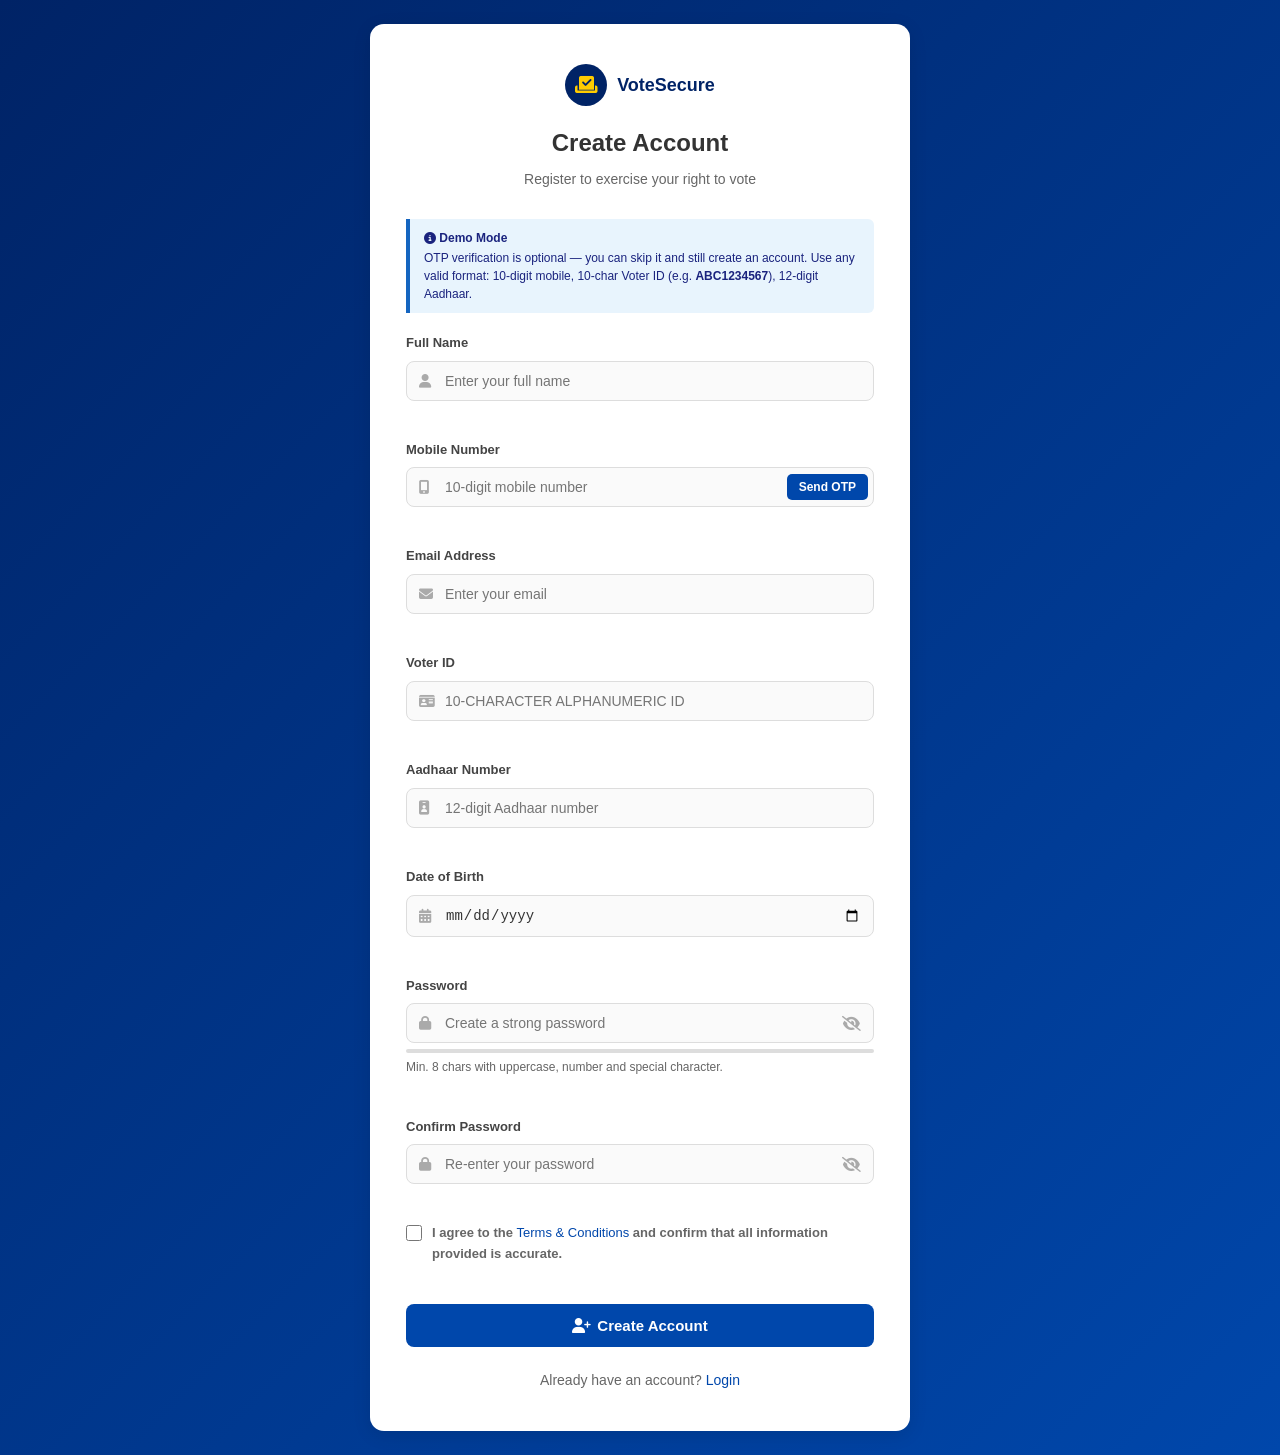
<file: signup.html>
<!DOCTYPE html>
<html lang="en">
<head>
    <meta charset="UTF-8">
    <meta name="viewport" content="width=device-width, initial-scale=1.0">
    <title>Register — VoteSecure</title>
    <link rel="stylesheet" href="styles.css">
    <link rel="stylesheet" href="https://cdnjs.cloudflare.com/ajax/libs/font-awesome/6.4.0/css/all.min.css">
    <style>
        .auth-card.wide { max-width: 540px; }

        /* Make sure error borders are visible */
        .input-wrap input.error,
        .input-wrap select.error {
            border-color: #e53935 !important;
            box-shadow: 0 0 0 3px rgba(229,57,53,0.12) !important;
        }

        /* Error text colour */
        .err { color: #e53935; font-size: 12px; margin-top: 5px; display: block; min-height: 16px; }

        /* Demo info banner */
        .demo-note {
            background: #e8f4fd;
            border-left: 4px solid #1565c0;
            border-radius: 0 6px 6px 0;
            padding: 10px 14px;
            font-size: 12px;
            color: #1a237e;
            margin-bottom: 20px;
            line-height: 1.5;
        }
        .demo-note strong { display: block; margin-bottom: 2px; }
    </style>
</head>
<body>
<div class="auth-wrapper">
    <div class="auth-card wide">

        <div class="auth-header">
            <div class="brand">
                <div class="brand-icon"><i class="fas fa-vote-yea"></i></div>
                <span class="brand-name">VoteSecure</span>
            </div>
            <h1>Create Account</h1>
            <p>Register to exercise your right to vote</p>
        </div>

        <!-- Demo instructions -->
        <div class="demo-note">
            <strong><i class="fas fa-info-circle"></i> Demo Mode</strong>
            OTP verification is optional — you can skip it and still create an account.
            Use any valid format: 10-digit mobile, 10-char Voter ID (e.g. <b>ABC1234567</b>), 12-digit Aadhaar.
        </div>

        <form id="signupForm" novalidate>

            <!-- Full Name -->
            <div class="form-group">
                <label for="fullName">Full Name</label>
                <div class="input-wrap">
                    <i class="fas fa-user i-icon"></i>
                    <input type="text" id="fullName" placeholder="Enter your full name" autocomplete="name">
                </div>
                <small class="err" id="fullNameErr"></small>
            </div>

            <!-- Mobile + OTP -->
            <div class="form-group">
                <label for="mobile">Mobile Number</label>
                <div class="input-wrap">
                    <i class="fas fa-mobile-alt i-icon"></i>
                    <input type="tel" id="mobile" placeholder="10-digit mobile number" maxlength="10" autocomplete="tel">
                    <button type="button" class="inline-btn" id="sendOtpBtn">Send OTP</button>
                </div>
                <small class="err" id="mobileErr"></small>
            </div>

            <div class="form-group" id="otpGroup" style="display:none">
                <label for="otp">OTP Verification</label>
                <div class="input-wrap">
                    <i class="fas fa-key i-icon"></i>
                    <input type="text" id="otp" placeholder="Enter the 6-digit OTP" maxlength="6">
                    <button type="button" class="inline-btn" id="verifyOtpBtn">Verify</button>
                </div>
                <small class="err" id="otpErr"></small>
                <small class="ok hidden" id="otpOk"><i class="fas fa-check-circle"></i> Mobile verified!</small>
            </div>

            <!-- Email -->
            <div class="form-group">
                <label for="email">Email Address</label>
                <div class="input-wrap">
                    <i class="fas fa-envelope i-icon"></i>
                    <input type="email" id="email" placeholder="Enter your email" autocomplete="email">
                </div>
                <small class="err" id="emailErr"></small>
            </div>

            <!-- Voter ID -->
            <div class="form-group">
                <label for="voterId">Voter ID</label>
                <div class="input-wrap">
                    <i class="fas fa-id-card i-icon"></i>
                    <input type="text" id="voterId" placeholder="10-character alphanumeric ID" maxlength="10" autocomplete="off" style="text-transform:uppercase">
                </div>
                <small class="err" id="voterIdErr"></small>
            </div>

            <!-- Aadhaar -->
            <div class="form-group">
                <label for="aadhar">Aadhaar Number</label>
                <div class="input-wrap">
                    <i class="fas fa-id-badge i-icon"></i>
                    <input type="text" id="aadhar" placeholder="12-digit Aadhaar number" maxlength="12" autocomplete="off">
                </div>
                <small class="err" id="aadharErr"></small>
            </div>

            <!-- Date of Birth -->
            <div class="form-group">
                <label for="dob">Date of Birth</label>
                <div class="input-wrap">
                    <i class="fas fa-calendar-alt i-icon"></i>
                    <input type="date" id="dob" autocomplete="bday">
                </div>
                <small class="err" id="dobErr"></small>
            </div>

            <!-- Password -->
            <div class="form-group">
                <label for="password">Password</label>
                <div class="input-wrap">
                    <i class="fas fa-lock i-icon"></i>
                    <input type="password" id="password" placeholder="Create a strong password">
                    <i class="fas fa-eye-slash toggle-eye" id="togglePwd"></i>
                </div>
                <div class="strength-bar"><div class="fill" id="strengthFill"></div></div>
                <small class="hint">Min. 8 chars with uppercase, number and special character.</small>
                <small class="err" id="passwordErr"></small>
            </div>

            <!-- Confirm Password -->
            <div class="form-group">
                <label for="confirmPassword">Confirm Password</label>
                <div class="input-wrap">
                    <i class="fas fa-lock i-icon"></i>
                    <input type="password" id="confirmPassword" placeholder="Re-enter your password">
                    <i class="fas fa-eye-slash toggle-eye" id="toggleConfirm"></i>
                </div>
                <small class="err" id="confirmErr"></small>
            </div>

            <!-- Terms -->
            <div class="form-group">
                <div class="check-row">
                    <input type="checkbox" id="terms">
                    <label for="terms">
                        I agree to the <a href="#" class="link">Terms &amp; Conditions</a> and confirm that all information provided is accurate.
                    </label>
                </div>
                <small class="err" id="termsErr"></small>
            </div>

            <button type="submit" class="btn-primary">
                <i class="fas fa-user-plus" style="margin-right:6px"></i>Create Account
            </button>
        </form>

        <div class="auth-footer">
            Already have an account? <a href="login.html" class="link">Login</a>
        </div>
    </div>
</div>

<div id="toast-container"></div>

<script src="signup.js"></script>
</body>
</html>
</file>
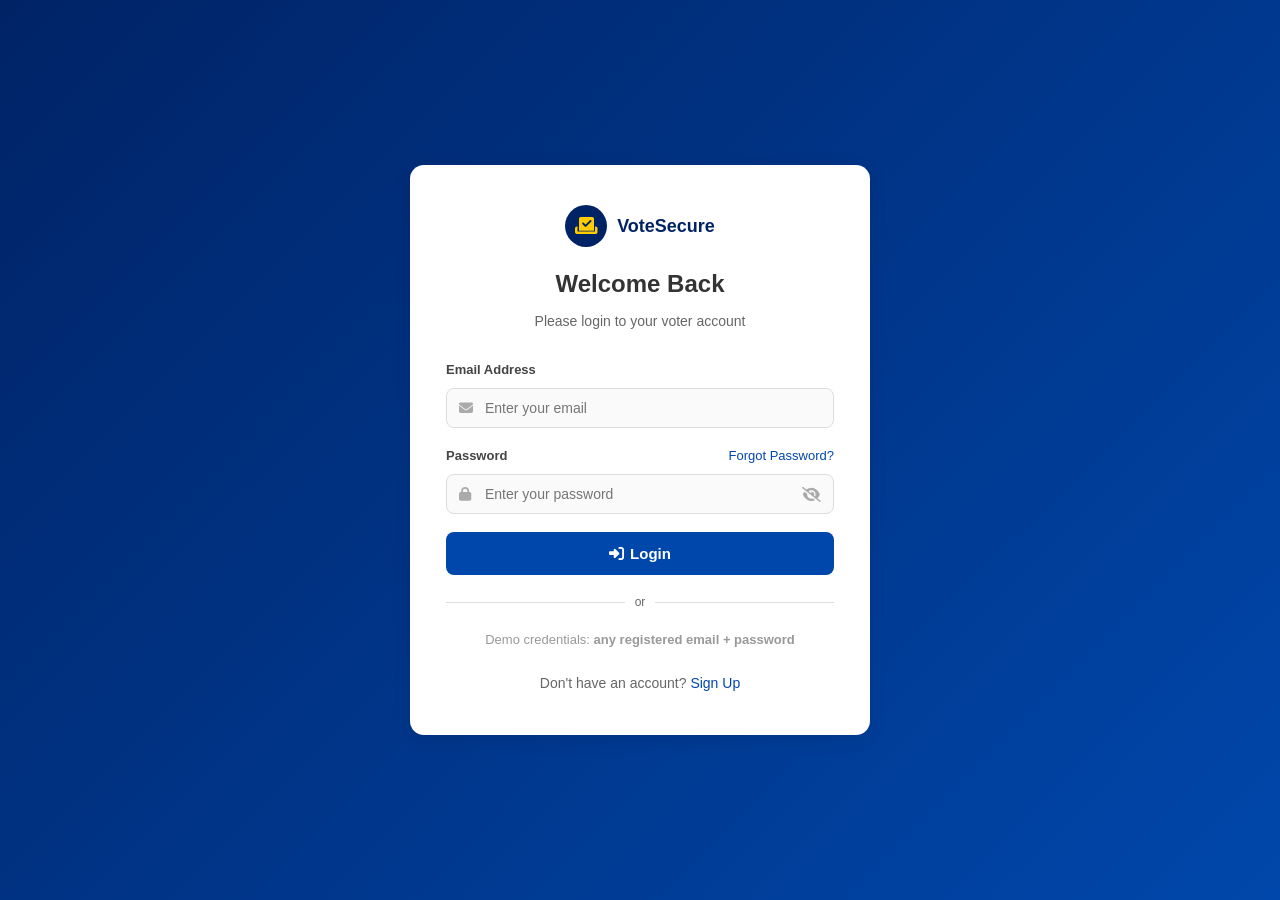
<file: vote.html>
<!DOCTYPE html>
<html lang="en">
<head>
    <meta charset="UTF-8">
    <meta name="viewport" content="width=device-width, initial-scale=1.0">
    <title>Cast Your Vote — VoteSecure</title>
    <link rel="stylesheet" href="vote.css">
    <link rel="stylesheet" href="https://cdnjs.cloudflare.com/ajax/libs/font-awesome/6.4.0/css/all.min.css">
</head>
<body>

<!-- NAVBAR -->
<nav class="navbar">
    <a href="main.html" class="nav-brand">
        <div class="brand-icon"><i class="fas fa-vote-yea"></i></div>
        <span>VoteSecure</span>
    </a>

    <ul class="nav-links">
        <li><a href="main.html">Home</a></li>
        <li><a href="#" id="currentVoterLink">My Account</a></li>
    </ul>

    <div class="nav-user" id="navUser">
        <!-- filled by JS -->
    </div>
</nav>

<!-- VOTE PAGE -->
<main class="vote-page">

    <!-- PROGRESS TRACKER -->
    <div class="progress-track">
        <div class="prog-step active" id="ps1">
            <div class="circle" id="pc1">1</div>
            <span class="label">Select Party</span>
        </div>
        <div class="prog-line" id="pl1"></div>
        <div class="prog-step" id="ps2">
            <div class="circle" id="pc2">2</div>
            <span class="label">Confirm</span>
        </div>
        <div class="prog-line" id="pl2"></div>
        <div class="prog-step" id="ps3">
            <div class="circle" id="pc3">3</div>
            <span class="label">Done</span>
        </div>
    </div>

    <!-- STEP 1: SELECT PARTY -->
    <div id="selectStep">
        <div class="vote-card">
            <div class="vote-card-header">
                <h2><i class="fas fa-ballot-check" style="margin-right:8px;opacity:.8"></i>Cast Your Vote</h2>
                <p>General Election 2025 — Select your preferred party or candidate below.</p>
            </div>
            <div class="vote-card-body">

                <div class="vote-note">
                    <i class="fas fa-info-circle"></i>
                    <span>Your vote is <strong>secret and secure</strong>. Once submitted, it cannot be changed. Please choose carefully.</span>
                </div>

                <form id="voteForm">
                    <div class="party-list" id="partyList">

                        <label class="party-option" id="opt-BJP">
                            <input type="radio" name="party" value="BJP">
                            <img class="party-logo" src="https://cdn.freelogovectors.net/wp-content/uploads/2023/05/bjp-logo-freelogovectors.net_.png" alt="BJP">
                            <div class="party-info">
                                <div class="party-name">BJP</div>
                                <div class="party-full">Bharatiya Janata Party</div>
                                <div class="party-desc">Nationalism, economic reforms, cultural heritage</div>
                            </div>
                        </label>

                        <label class="party-option" id="opt-Congress">
                            <input type="radio" name="party" value="Congress">
                            <img class="party-logo" src="https://upload.wikimedia.org/wikipedia/commons/thumb/7/78/Indian_National_Congress_logo.svg/1200px-Indian_National_Congress_logo.svg.png" alt="Congress">
                            <div class="party-info">
                                <div class="party-name">INC</div>
                                <div class="party-full">Indian National Congress</div>
                                <div class="party-desc">Democracy, secularism, social justice</div>
                            </div>
                        </label>

                        <label class="party-option" id="opt-AAP">
                            <input type="radio" name="party" value="AAP">
                            <img class="party-logo" src="https://akm-img-a-in.tosshub.com/indiatoday/images/author/aap%20logo_0-profile_image_one_to_one.jpg?VersionId=a7fvVLPjItzc3ECXxx4SHN0vpVVHAHPJ" alt="AAP">
                            <div class="party-info">
                                <div class="party-name">AAP</div>
                                <div class="party-full">Aam Aadmi Party</div>
                                <div class="party-desc">Anti-corruption, governance transparency</div>
                            </div>
                        </label>

                        <label class="party-option" id="opt-SP">
                            <input type="radio" name="party" value="SP">
                            <img class="party-logo" src="https://allpngfree.com/apf-prod-storage-api/storage/thumbnails/samajwadi-party-logo-png-images-thumbnail-1647365351.jpg" alt="SP">
                            <div class="party-info">
                                <div class="party-name">SP</div>
                                <div class="party-full">Samajwadi Party</div>
                                <div class="party-desc">Equality, socialist welfare programs</div>
                            </div>
                        </label>

                        <label class="party-option nota-option" id="opt-NOTA">
                            <input type="radio" name="party" value="NOTA">
                            <img class="party-logo" src="https://upload.wikimedia.org/wikipedia/commons/thumb/5/55/NOTA_logo_India.svg/1200px-NOTA_logo_India.svg.png" alt="NOTA">
                            <div class="party-info">
                                <div class="party-name">NOTA</div>
                                <div class="party-full">None of the Above</div>
                                <div class="party-desc">Exercise your right to reject all candidates</div>
                            </div>
                        </label>

                    </div>

                    <p id="selectErr" style="color:#c62828;font-size:13px;margin-bottom:14px;display:none">
                        <i class="fas fa-exclamation-circle"></i> Please select a party before proceeding.
                    </p>

                    <button type="submit" class="btn-vote">
                        <i class="fas fa-arrow-right" style="margin-right:8px"></i>Proceed to Confirmation
                    </button>
                </form>
            </div>
        </div>
    </div>

    <!-- STEP 2: CONFIRM -->
    <div id="confirmStep">
        <div class="confirm-card">
            <div class="confirm-header">
                <h2><i class="fas fa-exclamation-triangle" style="margin-right:8px"></i>Confirm Your Vote</h2>
                <p>Please review your selection carefully before final submission.</p>
            </div>
            <div class="confirm-body">

                <div class="confirm-party-display" id="confirmDisplay">
                    <!-- filled by JS -->
                </div>

                <div class="confirm-warning">
                    <i class="fas fa-exclamation-circle" style="font-size:16px;flex-shrink:0;margin-top:1px"></i>
                    <span>This action is <strong>irreversible</strong>. Once submitted, your vote cannot be changed or withdrawn.</span>
                </div>

                <div class="confirm-actions">
                    <button class="btn-back" id="backBtn">
                        <i class="fas fa-arrow-left" style="margin-right:6px"></i>Change Selection
                    </button>
                    <button class="btn-confirm" id="finalSubmitBtn">
                        <i class="fas fa-check" style="margin-right:6px"></i>Submit My Vote
                    </button>
                </div>
            </div>
        </div>
    </div>

    <!-- STEP 3: SUCCESS -->
    <div id="successStep">
        <div class="success-card">
            <div class="success-icon">
                <i class="fas fa-check"></i>
            </div>
            <h2>Vote Cast Successfully!</h2>
            <p>Your vote has been recorded securely. Thank you for participating!</p>
            <p style="font-size:13px;color:#aaa">India thanks you for exercising your democratic right.</p>

            <div class="receipt-box" id="voteReceipt">
                <!-- filled by JS -->
            </div>

            <a href="results.html" class="btn-home">
                <i class="fas fa-chart-bar" style="margin-right:6px"></i>View Live Results
            </a>
            &nbsp;
            <a href="main.html" class="btn-home" style="background:#555">
                <i class="fas fa-home" style="margin-right:6px"></i>Go Home
            </a>
        </div>
    </div>

</main>

<!-- FOOTER -->
<footer class="site-footer">
    &copy; 2025 VoteSecure — Government Election Voting Portal. All Rights Reserved.
</footer>

<!-- TOAST -->
<div id="toast-container"></div>

        <script src="logos.js"></script>
        <script src="vote.js"></script>
        <script>
        // Inject party options using embedded SVGs
        const voteParties = [
            { value:'BJP',      name:'BJP',  full:'Bharatiya Janata Party',   desc:'Nationalism, economic reforms, cultural heritage' },
            { value:'Congress', name:'INC',  full:'Indian National Congress',  desc:'Democracy, secularism, social justice' },
            { value:'AAP',      name:'AAP',  full:'Aam Aadmi Party',            desc:'Anti-corruption, governance transparency' },
            { value:'SP',       name:'SP',   full:'Samajwadi Party',             desc:'Equality, socialist welfare programs' },
            { value:'NOTA',     name:'NOTA', full:'None of the Above',           desc:'Exercise your right to reject all candidates', nota:true }
        ];
        document.getElementById('partyList').innerHTML = voteParties.map(p => `
            <label class="party-option${p.nota ? ' nota-option' : ''}" id="opt-${p.value}">
                <input type="radio" name="party" value="${p.value}">
                <img class="party-logo" src="${PARTY_LOGOS[p.value] || PARTY_LOGOS.NOTA}" alt="${p.name}">
                <div class="party-info">
                    <div class="party-name">${p.name}</div>
                    <div class="party-full">${p.full}</div>
                    <div class="party-desc">${p.desc}</div>
                </div>
            </label>
        `).join('');

        // Re-attach click highlight after injecting
        document.querySelectorAll('.party-option').forEach(opt => {
            opt.addEventListener('click', () => {
                document.querySelectorAll('.party-option').forEach(o => {
                    o.classList.remove('selected');
                    const b = o.querySelector('.selected-badge');
                    if (b) b.remove();
                });
                opt.classList.add('selected');
                const badge = document.createElement('span');
                badge.className = 'selected-badge';
                badge.textContent = 'Selected';
                opt.appendChild(badge);
            });
        });
        </script>
</body>
</html>
</file>
<file: main.css>
/* ===== RESET & BASE ===== */
*, *::before, *::after { margin: 0; padding: 0; box-sizing: border-box; }

:root {
    --primary:  #002366;
    --accent:   #ffcc00;
    --blue-mid: #0047ab;
    --text:     #333;
    --muted:    #666;
    --bg:       #f4f7fb;
    --white:    #ffffff;
    --radius:   8px;
    --shadow:   0 4px 18px rgba(0,0,0,0.10);
}

html { scroll-behavior: smooth; }

body {
    font-family: 'Segoe UI', Tahoma, Geneva, Verdana, sans-serif;
    background: var(--bg);
    color: var(--text);
    line-height: 1.6;
}

a { text-decoration: none; color: inherit; }

/* ===== NAVBAR ===== */
.navbar {
    display: flex;
    justify-content: space-between;
    align-items: center;
    background: var(--primary);
    padding: 0 40px;
    height: 68px;
    position: sticky;
    top: 0;
    z-index: 1000;
    box-shadow: 0 2px 10px rgba(0,0,0,0.2);
}

.nav-brand {
    display: flex;
    align-items: center;
    gap: 12px;
    color: var(--white);
    text-decoration: none;
}

.nav-brand .brand-icon {
    width: 38px;
    height: 38px;
    background: var(--accent);
    border-radius: 50%;
    display: flex;
    align-items: center;
    justify-content: center;
    flex-shrink: 0;
}

.nav-brand .brand-icon i { color: var(--primary); font-size: 18px; }

.nav-brand span {
    font-size: 18px;
    font-weight: 700;
    color: var(--white);
}

.nav-links {
    list-style: none;
    display: flex;
    align-items: center;
    gap: 28px;
}

.nav-links a {
    color: rgba(255,255,255,0.85);
    font-size: 15px;
    font-weight: 500;
    transition: color 0.2s;
    padding: 4px 0;
    border-bottom: 2px solid transparent;
}

.nav-links a:hover,
.nav-links a.active {
    color: var(--accent);
    border-bottom-color: var(--accent);
}

.nav-actions { display: flex; gap: 10px; align-items: center; }

.btn-nav-outline {
    padding: 8px 18px;
    border: 1.5px solid rgba(255,255,255,0.6);
    border-radius: 6px;
    color: var(--white);
    font-size: 14px;
    font-weight: 600;
    background: transparent;
    cursor: pointer;
    transition: all 0.2s;
    text-decoration: none;
}
.btn-nav-outline:hover { border-color: var(--accent); color: var(--accent); }

.btn-nav-accent {
    padding: 8px 18px;
    border: none;
    border-radius: 6px;
    background: var(--accent);
    color: var(--primary);
    font-size: 14px;
    font-weight: 700;
    cursor: pointer;
    transition: opacity 0.2s;
    text-decoration: none;
}
.btn-nav-accent:hover { opacity: 0.88; }

/* User greeting pill */
.user-pill {
    display: flex;
    align-items: center;
    gap: 8px;
    background: rgba(255,255,255,0.12);
    padding: 6px 14px;
    border-radius: 20px;
    color: var(--white);
    font-size: 14px;
}
.user-pill i { color: var(--accent); }

.hamburger {
    display: none;
    background: none;
    border: none;
    color: var(--white);
    font-size: 24px;
    cursor: pointer;
}

/* ===== HERO ===== */
.hero {
    background: linear-gradient(135deg, var(--primary) 0%, var(--blue-mid) 100%);
    color: var(--white);
    padding: 90px 40px;
    text-align: center;
    position: relative;
    overflow: hidden;
}

.hero::before {
    content: '';
    position: absolute;
    inset: 0;
    background: url("data:image/svg+xml,%3Csvg width='60' height='60' viewBox='0 0 60 60' xmlns='http://www.w3.org/2000/svg'%3E%3Cg fill='none' fill-rule='evenodd'%3E%3Cg fill='%23ffffff' fill-opacity='0.04'%3E%3Cpath d='M36 34v-4h-2v4h-4v2h4v4h2v-4h4v-2h-4zm0-30V0h-2v4h-4v2h4v4h2V6h4V4h-4zM6 34v-4H4v4H0v2h4v4h2v-4h4v-2H6zM6 4V0H4v4H0v2h4v4h2V6h4V4H6z'/%3E%3C/g%3E%3C/g%3E%3C/svg%3E") repeat;
    pointer-events: none;
}

.hero-content { position: relative; z-index: 1; max-width: 720px; margin: 0 auto; }

.hero h1 {
    font-size: 44px;
    font-weight: 800;
    margin-bottom: 16px;
    line-height: 1.15;
}

.hero h1 span { color: var(--accent); }

.hero p {
    font-size: 18px;
    opacity: 0.88;
    margin-bottom: 32px;
    max-width: 540px;
    margin-left: auto;
    margin-right: auto;
}

.hero-actions { display: flex; gap: 14px; justify-content: center; flex-wrap: wrap; }

.btn-hero-primary {
    padding: 14px 34px;
    background: var(--accent);
    color: var(--primary);
    font-size: 16px;
    font-weight: 700;
    border: none;
    border-radius: var(--radius);
    cursor: pointer;
    transition: transform 0.2s, box-shadow 0.2s;
    box-shadow: 0 4px 14px rgba(255,204,0,0.4);
    text-decoration: none;
}
.btn-hero-primary:hover { transform: translateY(-2px); box-shadow: 0 6px 20px rgba(255,204,0,0.5); }

.btn-hero-secondary {
    padding: 14px 34px;
    background: rgba(255,255,255,0.15);
    color: var(--white);
    font-size: 16px;
    font-weight: 600;
    border: 2px solid rgba(255,255,255,0.5);
    border-radius: var(--radius);
    cursor: pointer;
    transition: background 0.2s;
    backdrop-filter: blur(4px);
    text-decoration: none;
}
.btn-hero-secondary:hover { background: rgba(255,255,255,0.25); }

/* Election status badge */
.election-badge {
    display: inline-flex;
    align-items: center;
    gap: 8px;
    background: rgba(255,255,255,0.15);
    border: 1px solid rgba(255,255,255,0.3);
    border-radius: 20px;
    padding: 6px 16px;
    font-size: 13px;
    font-weight: 600;
    margin-bottom: 24px;
    backdrop-filter: blur(4px);
}

.election-badge .dot {
    width: 8px;
    height: 8px;
    border-radius: 50%;
    background: #4caf50;
    animation: pulse 1.5s infinite;
}

@keyframes pulse {
    0%,100% { opacity:1; transform:scale(1); }
    50%      { opacity:0.5; transform:scale(1.4); }
}

/* ===== AD TICKER ===== */
.ticker-bar {
    background: var(--primary);
    border-bottom: 3px solid var(--accent);
    color: var(--white);
    padding: 10px 40px;
    overflow: hidden;
}

.ticker-inner {
    display: flex;
    align-items: center;
    gap: 20px;
}

.ticker-label {
    background: var(--accent);
    color: var(--primary);
    font-size: 11px;
    font-weight: 800;
    padding: 3px 10px;
    border-radius: 3px;
    white-space: nowrap;
    text-transform: uppercase;
    letter-spacing: 0.5px;
}

.ticker-content {
    font-size: 14px;
    opacity: 0.9;
    transition: opacity 0.5s;
}

/* ===== STATS BAR ===== */
.stats-bar {
    background: var(--white);
    border-bottom: 1px solid #e8eaf0;
    padding: 20px 40px;
    display: flex;
    justify-content: center;
    gap: 60px;
    flex-wrap: wrap;
}

.stat-item { text-align: center; }

.stat-item .stat-num {
    font-size: 28px;
    font-weight: 800;
    color: var(--primary);
    display: block;
}

.stat-item .stat-label {
    font-size: 12px;
    color: var(--muted);
    text-transform: uppercase;
    letter-spacing: 0.5px;
}

/* ===== SECTION HEADERS ===== */
.section-title {
    text-align: center;
    margin-bottom: 40px;
}

.section-title h2 {
    font-size: 28px;
    font-weight: 700;
    color: var(--primary);
    margin-bottom: 8px;
}

.section-title p { color: var(--muted); font-size: 15px; }

.section-title .underline {
    width: 50px;
    height: 3px;
    background: var(--accent);
    border-radius: 2px;
    margin: 10px auto 0;
}

/* ===== PARTY CARDS ===== */
.parties-section {
    padding: 60px 40px;
    background: var(--bg);
}

.parties-grid {
    display: grid;
    grid-template-columns: repeat(auto-fit, minmax(230px, 1fr));
    gap: 24px;
    max-width: 1100px;
    margin: 0 auto;
}

.party-card {
    background: var(--white);
    border-radius: 12px;
    padding: 28px 20px;
    text-align: center;
    box-shadow: var(--shadow);
    transition: transform 0.25s, box-shadow 0.25s;
    border-top: 4px solid var(--accent);
}

.party-card:hover {
    transform: translateY(-4px);
    box-shadow: 0 10px 30px rgba(0,0,0,0.13);
}

.party-card img {
    width: 72px;
    height: 72px;
    object-fit: contain;
    margin-bottom: 14px;
    border-radius: 50%;
    border: 2px solid #eee;
    padding: 6px;
}

.party-card h3 {
    font-size: 16px;
    font-weight: 700;
    color: var(--primary);
    margin-bottom: 8px;
}

.party-card p { font-size: 13px; color: var(--muted); line-height: 1.5; }

/* ===== HOW IT WORKS ===== */
.how-section {
    background: var(--white);
    padding: 60px 40px;
}

.steps-grid {
    display: grid;
    grid-template-columns: repeat(auto-fit, minmax(200px, 1fr));
    gap: 30px;
    max-width: 900px;
    margin: 0 auto;
}

.step-item { text-align: center; padding: 20px; }

.step-num {
    width: 52px;
    height: 52px;
    background: linear-gradient(135deg, var(--primary), var(--blue-mid));
    color: var(--white);
    border-radius: 50%;
    display: flex;
    align-items: center;
    justify-content: center;
    font-size: 20px;
    font-weight: 800;
    margin: 0 auto 16px;
}

.step-item h3 { font-size: 16px; font-weight: 700; color: var(--primary); margin-bottom: 8px; }
.step-item p  { font-size: 13px; color: var(--muted); }

/* ===== MODALS ===== */
.modal-overlay {
    display: none;
    position: fixed;
    inset: 0;
    background: rgba(0,0,0,0.55);
    z-index: 2000;
    align-items: center;
    justify-content: center;
    backdrop-filter: blur(2px);
}
.modal-overlay.open { display: flex; }

.modal-box {
    background: var(--white);
    border-radius: 14px;
    padding: 36px 32px;
    width: 90%;
    max-width: 520px;
    max-height: 90vh;
    overflow-y: auto;
    position: relative;
    box-shadow: 0 10px 40px rgba(0,0,0,0.2);
    animation: modalIn 0.28s ease;
}

@keyframes modalIn {
    from { opacity:0; transform:scale(0.94) translateY(10px); }
    to   { opacity:1; transform:scale(1) translateY(0); }
}

.modal-close {
    position: absolute;
    top: 14px;
    right: 16px;
    background: none;
    border: none;
    font-size: 22px;
    color: #aaa;
    cursor: pointer;
    line-height: 1;
}
.modal-close:hover { color: #333; }

.modal-box h2 {
    font-size: 22px;
    font-weight: 700;
    color: var(--primary);
    margin-bottom: 16px;
}

.modal-box ul { padding-left: 20px; }
.modal-box ul li { margin-bottom: 8px; font-size: 14px; color: var(--muted); }

/* Vote modal form */
.modal-auth-tabs {
    display: flex;
    gap: 0;
    border: 1.5px solid var(--blue-mid);
    border-radius: var(--radius);
    overflow: hidden;
    margin-bottom: 22px;
}

.modal-tab {
    flex: 1;
    padding: 10px;
    background: none;
    border: none;
    font-size: 14px;
    font-weight: 600;
    cursor: pointer;
    color: var(--blue-mid);
    transition: background 0.2s;
}
.modal-tab.active  { background: var(--blue-mid); color: var(--white); }
.modal-tab:hover:not(.active) { background: rgba(0,71,171,0.06); }

.modal-form-group { margin-bottom: 16px; }
.modal-form-group label { font-size: 13px; font-weight: 600; color: #444; display: block; margin-bottom: 6px; }
.modal-form-group input {
    width: 100%;
    padding: 10px 14px;
    border: 1.5px solid var(--border);
    border-radius: var(--radius);
    font-size: 14px;
}
.modal-form-group input:focus {
    outline: none;
    border-color: var(--blue-mid);
    box-shadow: 0 0 0 3px rgba(0,71,171,0.1);
}

.btn-modal {
    width: 100%;
    padding: 12px;
    background: var(--blue-mid);
    color: var(--white);
    border: none;
    border-radius: var(--radius);
    font-size: 15px;
    font-weight: 700;
    cursor: pointer;
    transition: background 0.2s;
    margin-top: 4px;
}
.btn-modal:hover { background: var(--primary); }

.biometric-card {
    text-align: center;
    padding: 30px 20px;
}
.biometric-card i { font-size: 56px; color: var(--blue-mid); margin-bottom: 14px; }
.biometric-card h3 { font-size: 18px; color: var(--primary); margin-bottom: 8px; }
.biometric-card p  { font-size: 13px; color: var(--muted); margin-bottom: 20px; }

/* ===== FOOTER ===== */
.site-footer {
    background: var(--primary);
    color: rgba(255,255,255,0.8);
    padding: 40px 40px 20px;
}

.footer-grid {
    display: grid;
    grid-template-columns: repeat(auto-fit, minmax(180px, 1fr));
    gap: 30px;
    margin-bottom: 30px;
}

.footer-col h4 {
    color: var(--accent);
    font-size: 14px;
    font-weight: 700;
    text-transform: uppercase;
    letter-spacing: 0.5px;
    margin-bottom: 14px;
}

.footer-col ul { list-style: none; }
.footer-col ul li { margin-bottom: 8px; }
.footer-col ul li a { font-size: 13px; color: rgba(255,255,255,0.7); transition: color 0.2s; }
.footer-col ul li a:hover { color: var(--accent); }
.footer-col p { font-size: 13px; line-height: 1.7; }

.footer-bottom {
    border-top: 1px solid rgba(255,255,255,0.12);
    padding-top: 20px;
    text-align: center;
    font-size: 13px;
    color: rgba(255,255,255,0.5);
}

/* ===== TOAST ===== */
#toast-container {
    position: fixed;
    bottom: 24px;
    right: 24px;
    z-index: 9999;
    display: flex;
    flex-direction: column;
    gap: 10px;
}
.toast {
    padding: 12px 20px;
    border-radius: 8px;
    font-size: 14px;
    color: #fff;
    box-shadow: 0 4px 16px rgba(0,0,0,0.2);
    animation: slideIn 0.3s ease;
    max-width: 300px;
}
.toast.info    { background: #1565c0; }
.toast.success { background: #2e7d32; }
.toast.error   { background: #c62828; }
@keyframes slideIn {
    from { opacity:0; transform:translateX(40px); }
    to   { opacity:1; transform:translateX(0); }
}

/* ===== RESPONSIVE ===== */
@media (max-width: 768px) {
    .navbar { padding: 0 20px; }

    .nav-links {
        display: none;
        position: absolute;
        top: 68px;
        left: 0;
        right: 0;
        background: var(--primary);
        flex-direction: column;
        padding: 16px 20px;
        gap: 16px;
        border-top: 2px solid var(--accent);
    }
    .nav-links.open { display: flex; }
    .nav-actions { display: none; }
    .hamburger { display: block; }

    .hero { padding: 60px 20px; }
    .hero h1 { font-size: 30px; }
    .hero p  { font-size: 15px; }

    .stats-bar { gap: 30px; padding: 16px 20px; }
    .parties-section, .how-section { padding: 40px 20px; }
    .site-footer { padding: 30px 20px 16px; }
    .ticker-bar { padding: 10px 16px; }
}
</file>
<file: styles.css>
/* ===== RESET & BASE ===== */
*, *::before, *::after {
    margin: 0;
    padding: 0;
    box-sizing: border-box;
}

:root {
    --primary:   #002366;
    --accent:    #ffcc00;
    --blue-mid:  #0047ab;
    --danger:    #e53935;
    --success:   #2e7d32;
    --text:      #333;
    --muted:     #666;
    --border:    #ddd;
    --bg:        #f4f7fb;
    --white:     #ffffff;
    --radius:    8px;
    --shadow:    0 4px 18px rgba(0,0,0,0.10);
    --transition: 0.25s ease;
}

html { scroll-behavior: smooth; }

body {
    font-family: 'Segoe UI', Tahoma, Geneva, Verdana, sans-serif;
    background-color: var(--bg);
    color: var(--text);
    line-height: 1.6;
}

a { text-decoration: none; color: inherit; }

/* ===== AUTH PAGES (login / signup / forgot) ===== */
.auth-wrapper {
    min-height: 100vh;
    display: flex;
    align-items: center;
    justify-content: center;
    background: linear-gradient(135deg, var(--primary) 0%, var(--blue-mid) 100%);
    padding: 24px 16px;
}

.auth-card {
    background: var(--white);
    border-radius: 14px;
    box-shadow: var(--shadow);
    padding: 40px 36px;
    width: 100%;
    max-width: 460px;
}

.auth-card.wide { max-width: 520px; }

.auth-header {
    text-align: center;
    margin-bottom: 28px;
}

.auth-header .brand {
    display: flex;
    align-items: center;
    justify-content: center;
    gap: 10px;
    margin-bottom: 18px;
}

.auth-header .brand-icon {
    width: 42px;
    height: 42px;
    background: var(--primary);
    border-radius: 50%;
    display: flex;
    align-items: center;
    justify-content: center;
}

.auth-header .brand-icon i {
    color: var(--accent);
    font-size: 20px;
}

.auth-header .brand-name {
    font-size: 18px;
    font-weight: 700;
    color: var(--primary);
}

.auth-header h1 {
    font-size: 24px;
    font-weight: 700;
    color: var(--text);
    margin-bottom: 6px;
}

.auth-header p {
    color: var(--muted);
    font-size: 14px;
}

/* Form groups */
.form-group {
    margin-bottom: 18px;
}

.form-group label {
    display: block;
    font-size: 13px;
    font-weight: 600;
    margin-bottom: 7px;
    color: #444;
}

.input-wrap {
    position: relative;
}

.input-wrap .i-icon {
    position: absolute;
    left: 13px;
    top: 50%;
    transform: translateY(-50%);
    color: #aaa;
    font-size: 14px;
    pointer-events: none;
}

.input-wrap input,
.input-wrap select {
    width: 100%;
    padding: 11px 12px 11px 38px;
    border: 1.5px solid var(--border);
    border-radius: var(--radius);
    font-size: 14px;
    color: var(--text);
    background: #fafafa;
    transition: border-color var(--transition), box-shadow var(--transition);
}

.input-wrap input:focus,
.input-wrap select:focus {
    outline: none;
    border-color: var(--blue-mid);
    box-shadow: 0 0 0 3px rgba(0, 71, 171, 0.12);
    background: var(--white);
}

.input-wrap input.error {
    border-color: var(--danger) !important;
    box-shadow: 0 0 0 3px rgba(229, 57, 53, 0.12) !important;
}

.toggle-eye {
    position: absolute;
    right: 13px;
    top: 50%;
    transform: translateY(-50%);
    color: #aaa;
    cursor: pointer;
    font-size: 15px;
}

.inline-btn {
    position: absolute;
    right: 6px;
    top: 50%;
    transform: translateY(-50%);
    background: var(--blue-mid);
    color: #fff;
    border: none;
    border-radius: 5px;
    padding: 6px 12px;
    font-size: 12px;
    font-weight: 600;
    cursor: pointer;
    transition: background var(--transition);
}
.inline-btn:hover { background: var(--primary); }
.inline-btn:disabled { background: #aaa; cursor: not-allowed; }

.row-label {
    display: flex;
    justify-content: space-between;
    align-items: center;
    margin-bottom: 7px;
}

.row-label label { margin-bottom: 0; }

.err { color: var(--danger); font-size: 12px; margin-top: 5px; display: block; }
.ok  { color: var(--success); font-size: 12px; margin-top: 5px; display: block; }
.hint { color: var(--muted); font-size: 12px; margin-top: 5px; display: block; }

/* Primary button */
.btn-primary {
    display: block;
    width: 100%;
    padding: 13px;
    background: var(--blue-mid);
    color: var(--white);
    border: none;
    border-radius: var(--radius);
    font-size: 15px;
    font-weight: 700;
    cursor: pointer;
    transition: background var(--transition), transform var(--transition);
    margin-top: 6px;
}
.btn-primary:hover { background: var(--primary); transform: translateY(-1px); }

/* Text link button */
.btn-text {
    background: none;
    border: none;
    color: var(--blue-mid);
    font-size: 13px;
    font-weight: 600;
    cursor: pointer;
    padding: 0;
}
.btn-text:hover { text-decoration: underline; }

.link { color: var(--blue-mid); font-weight: 500; }
.link:hover { text-decoration: underline; }

.auth-footer {
    text-align: center;
    margin-top: 22px;
    font-size: 14px;
    color: var(--muted);
}

.forgot-link {
    font-size: 13px;
    color: var(--blue-mid);
}
.forgot-link:hover { text-decoration: underline; }

/* Divider */
.divider {
    display: flex;
    align-items: center;
    gap: 10px;
    margin: 18px 0;
    color: var(--muted);
    font-size: 12px;
}
.divider::before, .divider::after {
    content: '';
    flex: 1;
    border-top: 1px solid var(--border);
}

/* Checkbox */
.check-row {
    display: flex;
    align-items: flex-start;
    gap: 10px;
}
.check-row input[type="checkbox"] {
    width: 16px;
    height: 16px;
    margin-top: 2px;
    flex-shrink: 0;
    cursor: pointer;
}
.check-row label {
    font-size: 13px;
    color: var(--muted);
    cursor: pointer;
    margin-bottom: 0;
}

/* Hidden / shown states */
.hidden { display: none !important; }

/* Password strength bar */
.strength-bar {
    height: 4px;
    border-radius: 4px;
    margin-top: 6px;
    background: var(--border);
    overflow: hidden;
}
.strength-bar .fill {
    height: 100%;
    border-radius: 4px;
    transition: width 0.3s, background 0.3s;
    width: 0%;
}

/* ===== TOAST ===== */
#toast-container {
    position: fixed;
    bottom: 24px;
    right: 24px;
    z-index: 9999;
    display: flex;
    flex-direction: column;
    gap: 10px;
}
.toast {
    background: #222;
    color: #fff;
    padding: 13px 20px;
    border-radius: 8px;
    font-size: 14px;
    box-shadow: 0 4px 16px rgba(0,0,0,0.2);
    animation: slideIn 0.3s ease;
    max-width: 300px;
}
.toast.success { background: var(--success); }
.toast.error   { background: var(--danger); }
@keyframes slideIn {
    from { opacity:0; transform: translateX(40px); }
    to   { opacity:1; transform: translateX(0); }
}

/* ===== RESPONSIVE ===== */
@media (max-width: 480px) {
    .auth-card { padding: 28px 18px; }
    .auth-header h1 { font-size: 20px; }
}
</file>
<file: vote.css>
/* ===== RESET & BASE ===== */
*, *::before, *::after { margin: 0; padding: 0; box-sizing: border-box; }

:root {
    --primary:  #002366;
    --accent:   #ffcc00;
    --blue-mid: #0047ab;
    --success:  #2e7d32;
    --danger:   #c62828;
    --text:     #333;
    --muted:    #666;
    --bg:       #f4f7fb;
    --white:    #ffffff;
    --radius:   10px;
    --shadow:   0 4px 18px rgba(0,0,0,0.10);
}

html { scroll-behavior: smooth; }

body {
    font-family: 'Segoe UI', Tahoma, Geneva, Verdana, sans-serif;
    background: var(--bg);
    color: var(--text);
    line-height: 1.6;
}

a { text-decoration: none; color: inherit; }

/* ===== NAVBAR ===== */
.navbar {
    display: flex;
    justify-content: space-between;
    align-items: center;
    background: var(--primary);
    padding: 0 40px;
    height: 68px;
    position: sticky;
    top: 0;
    z-index: 1000;
    box-shadow: 0 2px 10px rgba(0,0,0,0.2);
}

.nav-brand {
    display: flex;
    align-items: center;
    gap: 12px;
    color: var(--white);
    text-decoration: none;
}

.nav-brand .brand-icon {
    width: 36px;
    height: 36px;
    background: var(--accent);
    border-radius: 50%;
    display: flex;
    align-items: center;
    justify-content: center;
    flex-shrink: 0;
}
.nav-brand .brand-icon i { color: var(--primary); font-size: 16px; }
.nav-brand span { font-size: 17px; font-weight: 700; color: var(--white); }

.nav-links {
    list-style: none;
    display: flex;
    align-items: center;
    gap: 28px;
}

.nav-links a {
    color: rgba(255,255,255,0.85);
    font-size: 15px;
    font-weight: 500;
    transition: color 0.2s;
}
.nav-links a:hover { color: var(--accent); }

.nav-user {
    display: flex;
    align-items: center;
    gap: 10px;
    color: rgba(255,255,255,0.85);
    font-size: 14px;
}

.nav-user i { color: var(--accent); }

.btn-logout {
    background: rgba(255,255,255,0.12);
    border: 1px solid rgba(255,255,255,0.3);
    color: var(--white);
    padding: 7px 16px;
    border-radius: 6px;
    font-size: 13px;
    font-weight: 600;
    cursor: pointer;
    transition: background 0.2s;
}
.btn-logout:hover { background: rgba(255,255,255,0.22); }

/* ===== PAGE WRAPPER ===== */
.vote-page {
    max-width: 760px;
    margin: 50px auto;
    padding: 0 20px 60px;
}

/* ===== PROGRESS TRACKER ===== */
.progress-track {
    display: flex;
    align-items: center;
    justify-content: center;
    margin-bottom: 36px;
    gap: 0;
}

.prog-step {
    display: flex;
    flex-direction: column;
    align-items: center;
    position: relative;
    flex: 1;
    max-width: 120px;
}

.prog-step .circle {
    width: 38px;
    height: 38px;
    border-radius: 50%;
    background: #ddd;
    color: #aaa;
    display: flex;
    align-items: center;
    justify-content: center;
    font-weight: 700;
    font-size: 14px;
    z-index: 1;
    transition: all 0.3s;
}

.prog-step.active .circle  { background: var(--blue-mid); color: var(--white); }
.prog-step.done .circle    { background: var(--success); color: var(--white); }

.prog-step .label {
    font-size: 11px;
    color: var(--muted);
    margin-top: 6px;
    text-align: center;
    font-weight: 600;
    text-transform: uppercase;
    letter-spacing: 0.3px;
}

.prog-step.active .label { color: var(--blue-mid); }
.prog-step.done .label   { color: var(--success); }

.prog-line {
    flex: 1;
    height: 3px;
    background: #ddd;
    margin-bottom: 22px;
    transition: background 0.3s;
}
.prog-line.done { background: var(--success); }

/* ===== VOTE CARD ===== */
.vote-card {
    background: var(--white);
    border-radius: 14px;
    box-shadow: var(--shadow);
    overflow: hidden;
}

.vote-card-header {
    background: linear-gradient(135deg, var(--primary), var(--blue-mid));
    color: var(--white);
    padding: 28px 32px;
}

.vote-card-header h2 {
    font-size: 22px;
    font-weight: 700;
    margin-bottom: 6px;
}

.vote-card-header p {
    font-size: 14px;
    opacity: 0.85;
}

.vote-card-body { padding: 28px 32px; }

/* ===== PARTY OPTIONS ===== */
.party-list { display: flex; flex-direction: column; gap: 14px; margin-bottom: 28px; }

.party-option {
    display: flex;
    align-items: center;
    gap: 16px;
    background: #f8f9fb;
    border: 2px solid transparent;
    border-radius: 10px;
    padding: 16px 18px;
    cursor: pointer;
    transition: all 0.22s;
    position: relative;
}

.party-option:hover {
    border-color: #b0c4de;
    background: #eef2f9;
}

.party-option.selected {
    border-color: var(--blue-mid);
    background: rgba(0,71,171,0.06);
}

.party-option input[type="radio"] {
    width: 20px;
    height: 20px;
    accent-color: var(--blue-mid);
    flex-shrink: 0;
    cursor: pointer;
}

.party-logo {
    width: 54px;
    height: 54px;
    object-fit: contain;
    border-radius: 50%;
    border: 2px solid #e4e7f0;
    padding: 5px;
    background: var(--white);
    flex-shrink: 0;
}

.party-info { flex: 1; }
.party-info .party-name  { font-size: 16px; font-weight: 700; color: var(--primary); }
.party-info .party-full  { font-size: 13px; color: var(--muted); margin-top: 2px; }
.party-info .party-desc  { font-size: 12px; color: #888; margin-top: 4px; font-style: italic; }

.selected-badge {
    background: var(--blue-mid);
    color: var(--white);
    font-size: 11px;
    font-weight: 700;
    padding: 3px 10px;
    border-radius: 12px;
    text-transform: uppercase;
    letter-spacing: 0.3px;
}

/* ===== NOTA ===== */
.nota-option {
    border-style: dashed;
    border-color: #ccc;
}

.nota-option:hover { border-color: #999; }
.nota-option.selected { border-color: #666; background: #f5f5f5; }

/* ===== SUBMIT BUTTON ===== */
.btn-vote {
    display: block;
    width: 100%;
    padding: 15px;
    background: linear-gradient(135deg, var(--blue-mid), var(--primary));
    color: var(--white);
    border: none;
    border-radius: var(--radius);
    font-size: 16px;
    font-weight: 700;
    cursor: pointer;
    transition: opacity 0.2s, transform 0.2s;
    box-shadow: 0 4px 14px rgba(0,35,102,0.3);
}
.btn-vote:hover { opacity: 0.92; transform: translateY(-1px); }
.btn-vote:disabled { opacity: 0.55; cursor: not-allowed; transform: none; }

.vote-note {
    display: flex;
    align-items: flex-start;
    gap: 10px;
    background: #fff8e1;
    border-left: 4px solid var(--accent);
    padding: 12px 16px;
    border-radius: 0 6px 6px 0;
    margin-bottom: 22px;
    font-size: 13px;
    color: #5a4a00;
}

.vote-note i { color: #f9a825; font-size: 16px; flex-shrink: 0; margin-top: 1px; }

/* ===== CONFIRMATION STEP ===== */
#confirmStep { display: none; }

.confirm-card {
    background: var(--white);
    border-radius: 14px;
    box-shadow: var(--shadow);
    overflow: hidden;
}

.confirm-header {
    background: #fff8e1;
    border-bottom: 2px solid var(--accent);
    padding: 24px 30px;
}

.confirm-header h2 { font-size: 20px; color: #5a4a00; font-weight: 700; }
.confirm-header p  { font-size: 13px; color: #786000; margin-top: 4px; }

.confirm-body { padding: 28px 30px; }

.confirm-party-display {
    display: flex;
    align-items: center;
    gap: 20px;
    background: #f0f4fb;
    border-radius: 10px;
    padding: 20px;
    margin-bottom: 24px;
    border: 2px solid #c5d5f0;
}

.confirm-party-display img {
    width: 64px;
    height: 64px;
    object-fit: contain;
    border-radius: 50%;
    border: 2px solid #ddd;
    padding: 6px;
    background: var(--white);
}

.confirm-party-info .name { font-size: 20px; font-weight: 800; color: var(--primary); }
.confirm-party-info .full { font-size: 14px; color: var(--muted); margin-top: 2px; }

.confirm-warning {
    display: flex;
    align-items: flex-start;
    gap: 10px;
    background: #fce4e4;
    border-left: 4px solid var(--danger);
    padding: 12px 16px;
    border-radius: 0 6px 6px 0;
    margin-bottom: 24px;
    font-size: 13px;
    color: #7b0000;
}

.confirm-actions { display: flex; gap: 14px; }

.btn-confirm {
    flex: 1;
    padding: 14px;
    background: var(--success);
    color: var(--white);
    border: none;
    border-radius: var(--radius);
    font-size: 15px;
    font-weight: 700;
    cursor: pointer;
    transition: opacity 0.2s;
}
.btn-confirm:hover { opacity: 0.88; }

.btn-back {
    flex: 1;
    padding: 14px;
    background: none;
    color: var(--primary);
    border: 2px solid var(--primary);
    border-radius: var(--radius);
    font-size: 15px;
    font-weight: 700;
    cursor: pointer;
    transition: background 0.2s;
}
.btn-back:hover { background: #f0f4fb; }

/* ===== SUCCESS STEP ===== */
#successStep { display: none; }

.success-card {
    background: var(--white);
    border-radius: 14px;
    box-shadow: var(--shadow);
    text-align: center;
    padding: 50px 36px;
}

.success-icon {
    width: 80px;
    height: 80px;
    background: linear-gradient(135deg, #43a047, var(--success));
    border-radius: 50%;
    display: flex;
    align-items: center;
    justify-content: center;
    margin: 0 auto 24px;
    box-shadow: 0 6px 20px rgba(46,125,50,0.3);
}

.success-icon i { font-size: 38px; color: var(--white); }

.success-card h2 { font-size: 26px; font-weight: 800; color: var(--success); margin-bottom: 10px; }
.success-card p  { font-size: 15px; color: var(--muted); margin-bottom: 8px; }

.receipt-box {
    background: #f9f9f9;
    border: 1.5px dashed #ccc;
    border-radius: 10px;
    padding: 18px 24px;
    margin: 24px auto;
    max-width: 360px;
    text-align: left;
}

.receipt-box .receipt-row {
    display: flex;
    justify-content: space-between;
    font-size: 13px;
    padding: 5px 0;
    border-bottom: 1px solid #eee;
}
.receipt-box .receipt-row:last-child { border-bottom: none; }
.receipt-box .receipt-row .rkey  { color: var(--muted); }
.receipt-box .receipt-row .rval  { font-weight: 700; color: var(--text); }

.btn-home {
    display: inline-block;
    margin-top: 14px;
    padding: 12px 32px;
    background: var(--blue-mid);
    color: var(--white);
    border: none;
    border-radius: var(--radius);
    font-size: 15px;
    font-weight: 700;
    cursor: pointer;
    text-decoration: none;
    transition: background 0.2s;
}
.btn-home:hover { background: var(--primary); }

/* ===== TOAST ===== */
#toast-container {
    position: fixed;
    bottom: 24px;
    right: 24px;
    z-index: 9999;
    display: flex;
    flex-direction: column;
    gap: 10px;
}
.toast {
    padding: 12px 20px;
    border-radius: 8px;
    font-size: 14px;
    color: #fff;
    box-shadow: 0 4px 16px rgba(0,0,0,0.2);
    animation: toastIn 0.3s ease;
    max-width: 300px;
}
.toast.error   { background: var(--danger); }
.toast.success { background: var(--success); }
.toast.info    { background: var(--blue-mid); }

@keyframes toastIn {
    from { opacity:0; transform:translateX(40px); }
    to   { opacity:1; transform:translateX(0); }
}

/* ===== FOOTER ===== */
.site-footer {
    background: var(--primary);
    color: rgba(255,255,255,0.6);
    text-align: center;
    padding: 18px;
    font-size: 13px;
}

/* ===== RESPONSIVE ===== */
@media (max-width: 640px) {
    .navbar { padding: 0 16px; }
    .nav-links { display: none; }
    .vote-card-header, .vote-card-body, .confirm-body { padding: 20px 18px; }
    .party-option { padding: 12px 14px; }
    .party-logo { width: 42px; height: 42px; }
    .confirm-actions { flex-direction: column; }
    .success-card { padding: 36px 18px; }
}
</file>
